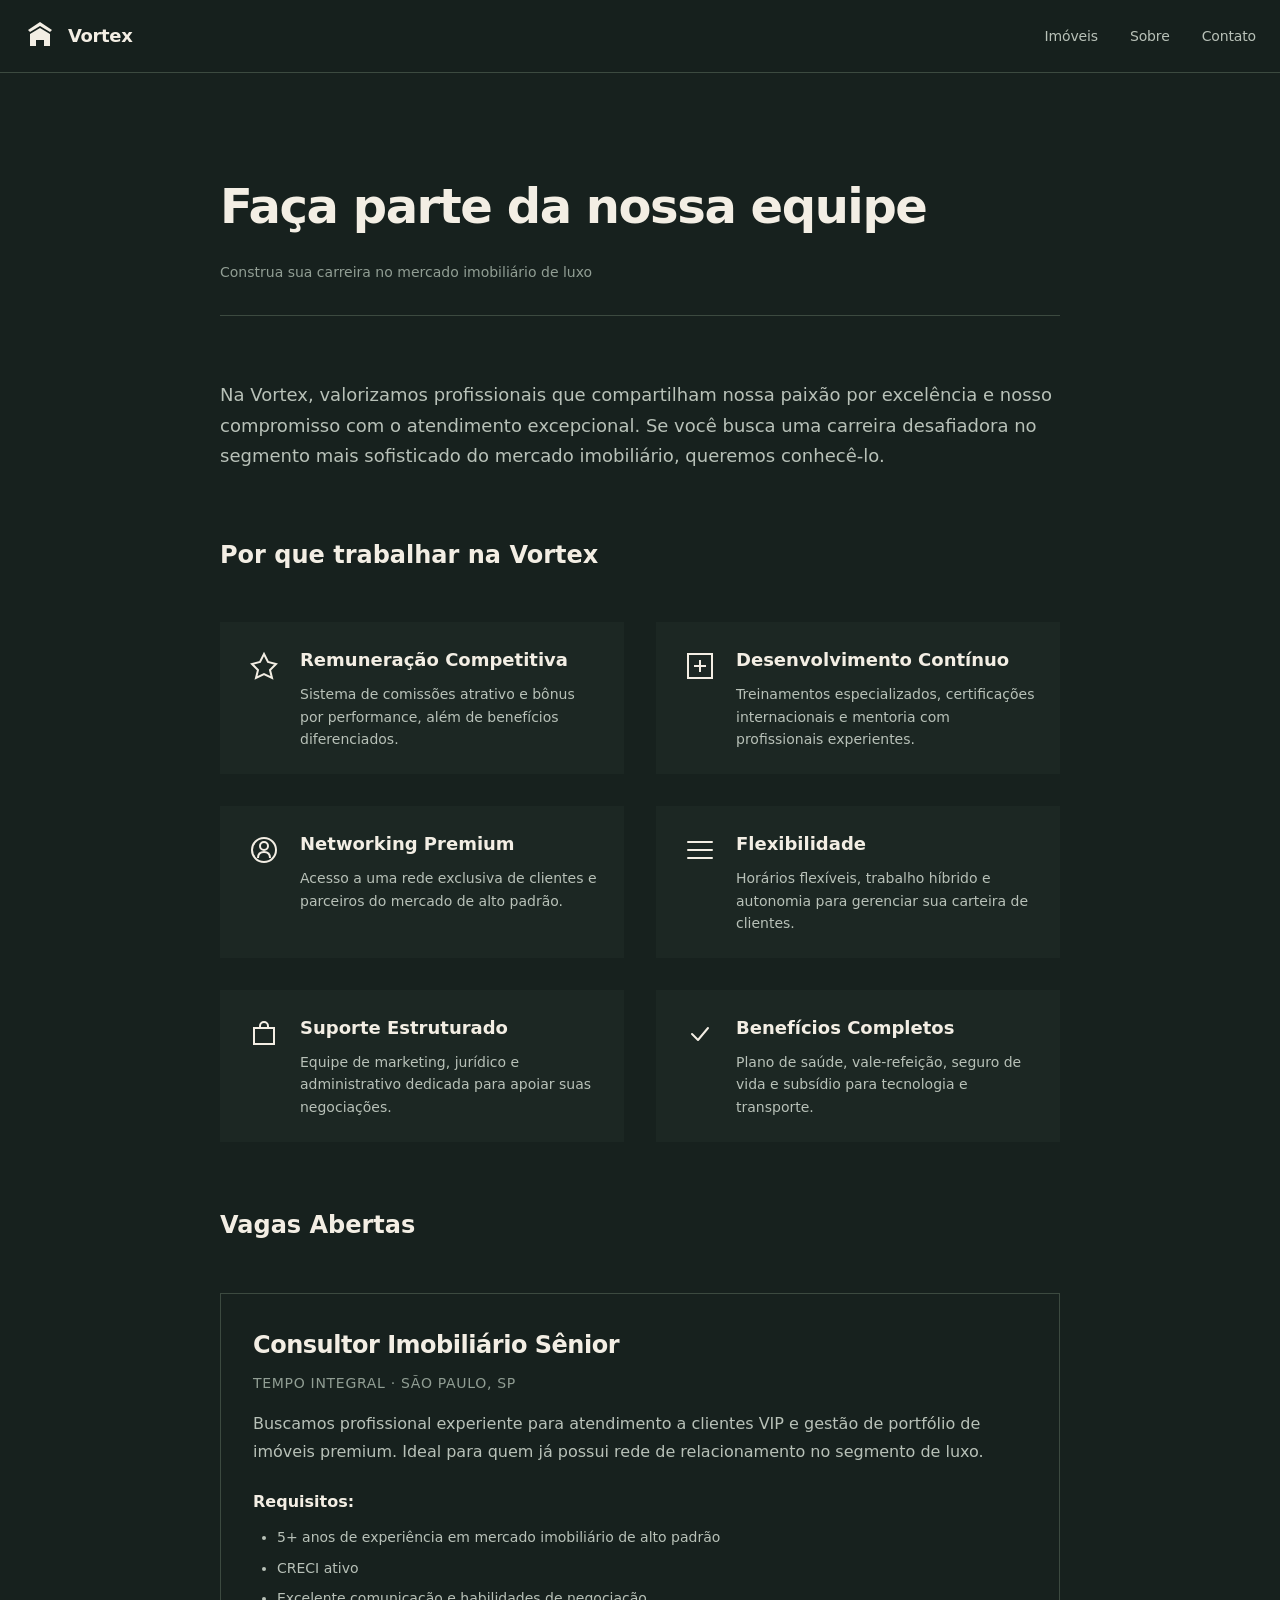
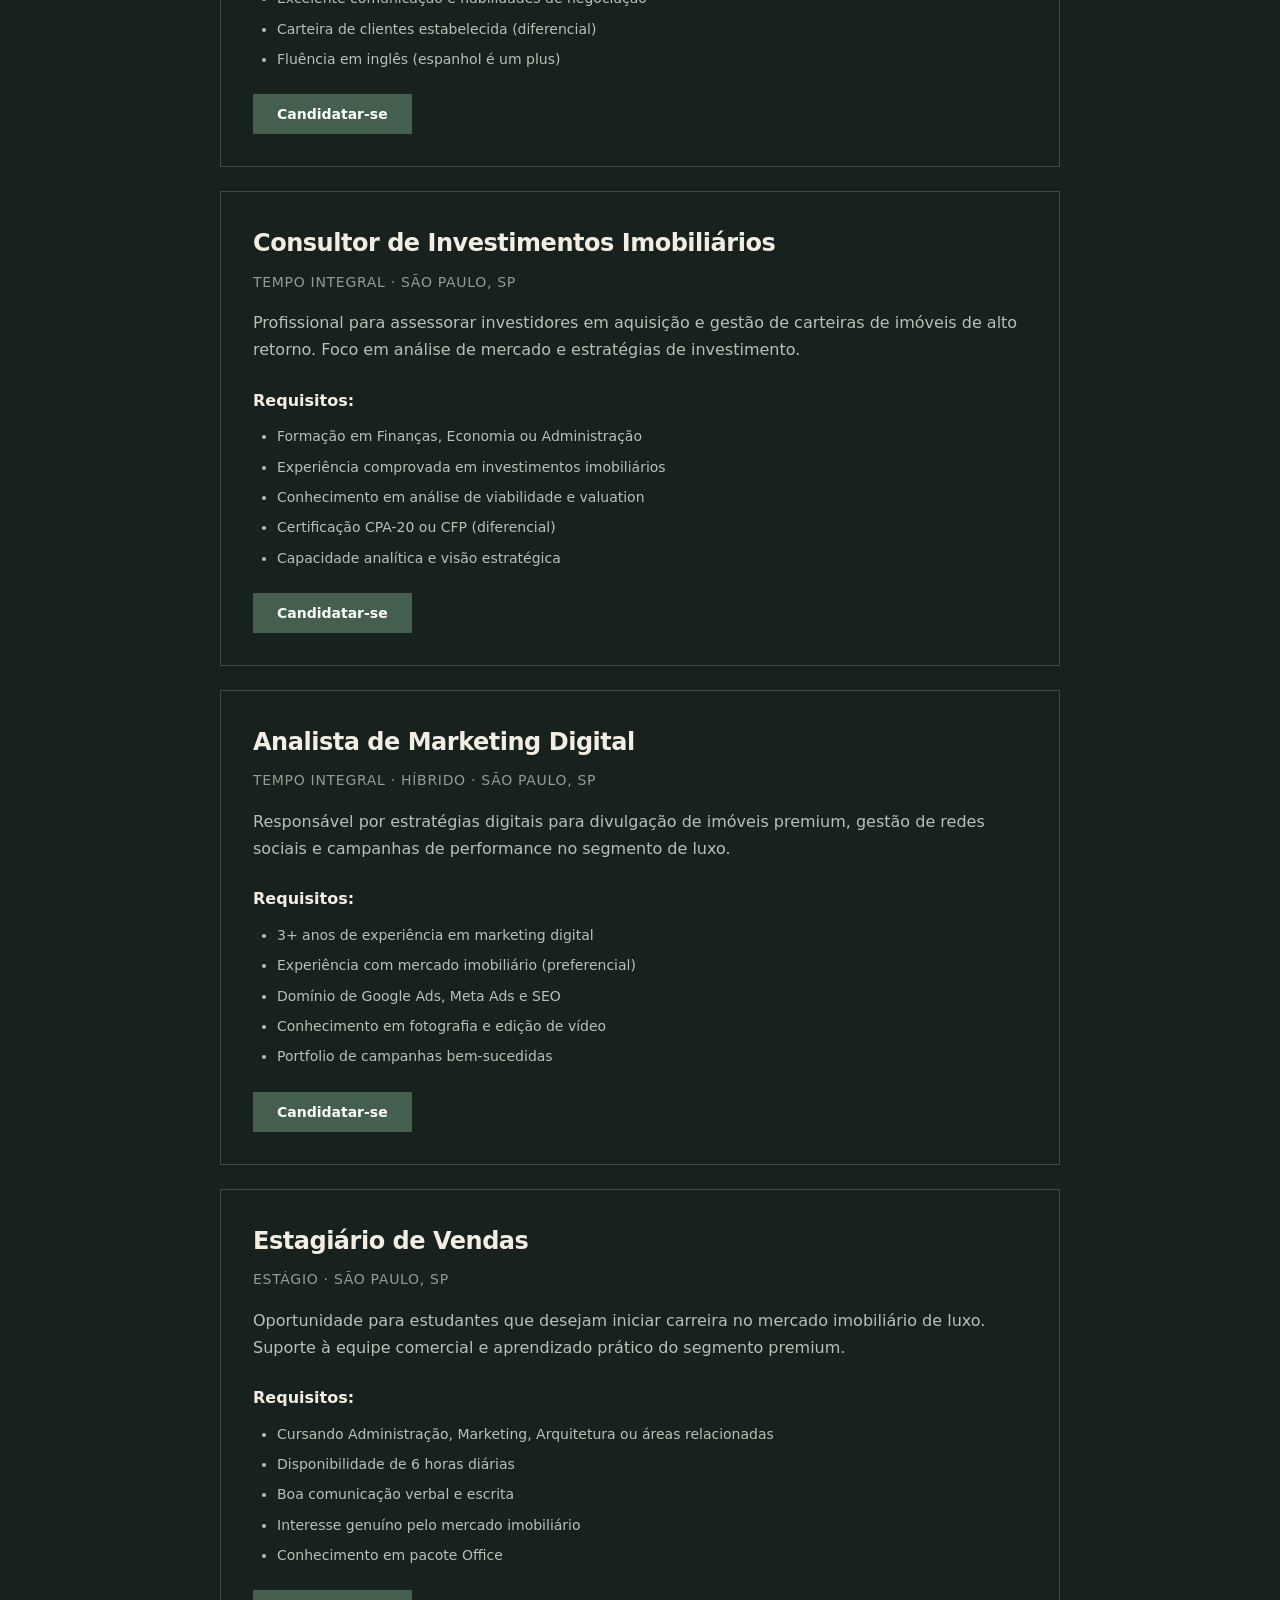
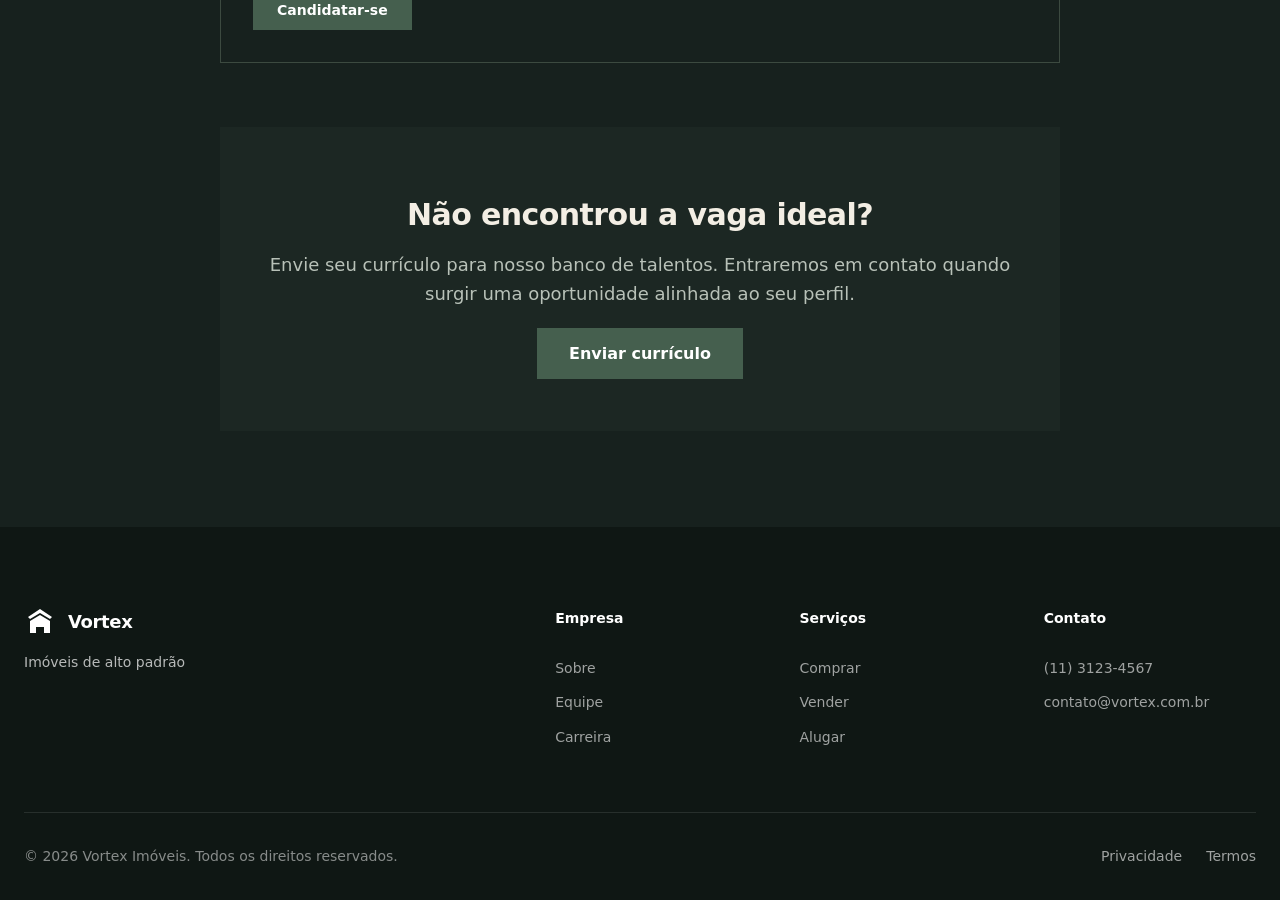
<file: frontend/careers.html>
<!DOCTYPE html>
<html lang="pt-BR">
<head>
    <meta charset="UTF-8">
    <meta name="viewport" content="width=device-width, initial-scale=1.0">
    <title>Carreiras — Vortex Imóveis</title>
    <link rel="stylesheet" href="styles.css">
    <link rel="shortcut icon" href="favicon.ico" type="image/x-icon">
</head>
<body>
    <!-- Header -->
    <header class="header">
        <div class="container">
            <div class="header-content">
                <a href="index.html" class="logo">
                    <svg width="32" height="32" viewBox="0 0 32 32" fill="none">
                        <path d="M16 2L4 10L6 12L16 6L26 12L28 10L16 2Z" fill="currentColor"/>
                        <path d="M6 14V26H12V20H20V26H26V14L16 8L6 14Z" fill="currentColor"/>
                    </svg>
                    <span>Vortex</span>
                </a>

                <nav class="nav">
                    <a href="index.html#imoveis" class="nav-link">Imóveis</a>
                    <a href="index.html#sobre" class="nav-link">Sobre</a>
                    <a href="index.html#contato" class="nav-link">Contato</a>
                </nav>

                <button class="menu-toggle" aria-label="Menu">
                    <span></span>
                    <span></span>
                    <span></span>
                </button>
            </div>
        </div>
    </header>

    <!-- Mobile Menu -->
    <div class="mobile-menu">
        <div class="mobile-menu-content">
            <a href="index.html#imoveis" class="mobile-nav-link">Imóveis</a>
            <a href="index.html#sobre" class="mobile-nav-link">Sobre</a>
            <a href="index.html#contato" class="mobile-nav-link">Contato</a>
        </div>
    </div>

    <!-- Careers Page -->
    <section class="legal-page">
        <div class="container">
            <div class="legal-content">
                <h1 class="legal-title">Faça parte da nossa equipe</h1>
                <p class="legal-meta">Construa sua carreira no mercado imobiliário de luxo</p>

                <div class="careers-intro">
                    <p>Na Vortex, valorizamos profissionais que compartilham nossa paixão por excelência e nosso compromisso com o atendimento excepcional. Se você busca uma carreira desafiadora no segmento mais sofisticado do mercado imobiliário, queremos conhecê-lo.</p>
                </div>

                <h2 class="legal-section">Por que trabalhar na Vortex</h2>

                <div class="careers-benefits">
                    <div class="benefit-item">
                        <div class="benefit-icon">
                            <svg width="32" height="32" viewBox="0 0 32 32" fill="none">
                                <path d="M16 4L20 12L28 14L22 20L24 28L16 24L8 28L10 20L4 14L12 12L16 4Z" stroke="currentColor" stroke-width="2"/>
                            </svg>
                        </div>
                        <div class="benefit-content">
                            <h3>Remuneração Competitiva</h3>
                            <p>Sistema de comissões atrativo e bônus por performance, além de benefícios diferenciados.</p>
                        </div>
                    </div>

                    <div class="benefit-item">
                        <div class="benefit-icon">
                            <svg width="32" height="32" viewBox="0 0 32 32" fill="none">
                                <rect x="4" y="4" width="24" height="24" stroke="currentColor" stroke-width="2"/>
                                <path d="M16 10V22M10 16H22" stroke="currentColor" stroke-width="2"/>
                            </svg>
                        </div>
                        <div class="benefit-content">
                            <h3>Desenvolvimento Contínuo</h3>
                            <p>Treinamentos especializados, certificações internacionais e mentoria com profissionais experientes.</p>
                        </div>
                    </div>

                    <div class="benefit-item">
                        <div class="benefit-icon">
                            <svg width="32" height="32" viewBox="0 0 32 32" fill="none">
                                <circle cx="16" cy="16" r="12" stroke="currentColor" stroke-width="2"/>
                                <circle cx="16" cy="12" r="4" stroke="currentColor" stroke-width="2"/>
                                <path d="M10 24C10 20 12 18 16 18C20 18 22 20 22 24" stroke="currentColor" stroke-width="2"/>
                            </svg>
                        </div>
                        <div class="benefit-content">
                            <h3>Networking Premium</h3>
                            <p>Acesso a uma rede exclusiva de clientes e parceiros do mercado de alto padrão.</p>
                        </div>
                    </div>

                    <div class="benefit-item">
                        <div class="benefit-icon">
                            <svg width="32" height="32" viewBox="0 0 32 32" fill="none">
                                <path d="M4 8H28M4 16H28M4 24H28" stroke="currentColor" stroke-width="2" stroke-linecap="round"/>
                            </svg>
                        </div>
                        <div class="benefit-content">
                            <h3>Flexibilidade</h3>
                            <p>Horários flexíveis, trabalho híbrido e autonomia para gerenciar sua carteira de clientes.</p>
                        </div>
                    </div>

                    <div class="benefit-item">
                        <div class="benefit-icon">
                            <svg width="32" height="32" viewBox="0 0 32 32" fill="none">
                                <rect x="6" y="10" width="20" height="16" stroke="currentColor" stroke-width="2"/>
                                <path d="M12 10V8C12 5.79 13.79 4 16 4C18.21 4 20 5.79 20 8V10" stroke="currentColor" stroke-width="2"/>
                            </svg>
                        </div>
                        <div class="benefit-content">
                            <h3>Suporte Estruturado</h3>
                            <p>Equipe de marketing, jurídico e administrativo dedicada para apoiar suas negociações.</p>
                        </div>
                    </div>

                    <div class="benefit-item">
                        <div class="benefit-icon">
                            <svg width="32" height="32" viewBox="0 0 32 32" fill="none">
                                <path d="M8 16L14 22L24 10" stroke="currentColor" stroke-width="2" stroke-linecap="round" stroke-linejoin="round"/>
                            </svg>
                        </div>
                        <div class="benefit-content">
                            <h3>Benefícios Completos</h3>
                            <p>Plano de saúde, vale-refeição, seguro de vida e subsídio para tecnologia e transporte.</p>
                        </div>
                    </div>
                </div>

                <div class="job-listings">
                    <h2 class="legal-section">Vagas Abertas</h2>

                    <!-- Job 1 -->
                    <div class="job-listing">
                        <div class="job-header">
                            <div>
                                <h3 class="job-title">Consultor Imobiliário Sênior</h3>
                                <p class="job-type">Tempo Integral · São Paulo, SP</p>
                            </div>
                        </div>
                        <p class="job-description">Buscamos profissional experiente para atendimento a clientes VIP e gestão de portfólio de imóveis premium. Ideal para quem já possui rede de relacionamento no segmento de luxo.</p>
                        <div class="job-requirements">
                            <h4>Requisitos:</h4>
                            <ul>
                                <li>5+ anos de experiência em mercado imobiliário de alto padrão</li>
                                <li>CRECI ativo</li>
                                <li>Excelente comunicação e habilidades de negociação</li>
                                <li>Carteira de clientes estabelecida (diferencial)</li>
                                <li>Fluência em inglês (espanhol é um plus)</li>
                            </ul>
                        </div>
                        <button class="job-apply">Candidatar-se</button>
                    </div>

                    <!-- Job 2 -->
                    <div class="job-listing">
                        <div class="job-header">
                            <div>
                                <h3 class="job-title">Consultor de Investimentos Imobiliários</h3>
                                <p class="job-type">Tempo Integral · São Paulo, SP</p>
                            </div>
                        </div>
                        <p class="job-description">Profissional para assessorar investidores em aquisição e gestão de carteiras de imóveis de alto retorno. Foco em análise de mercado e estratégias de investimento.</p>
                        <div class="job-requirements">
                            <h4>Requisitos:</h4>
                            <ul>
                                <li>Formação em Finanças, Economia ou Administração</li>
                                <li>Experiência comprovada em investimentos imobiliários</li>
                                <li>Conhecimento em análise de viabilidade e valuation</li>
                                <li>Certificação CPA-20 ou CFP (diferencial)</li>
                                <li>Capacidade analítica e visão estratégica</li>
                            </ul>
                        </div>
                        <button class="job-apply">Candidatar-se</button>
                    </div>

                    <!-- Job 3 -->
                    <div class="job-listing">
                        <div class="job-header">
                            <div>
                                <h3 class="job-title">Analista de Marketing Digital</h3>
                                <p class="job-type">Tempo Integral · Híbrido · São Paulo, SP</p>
                            </div>
                        </div>
                        <p class="job-description">Responsável por estratégias digitais para divulgação de imóveis premium, gestão de redes sociais e campanhas de performance no segmento de luxo.</p>
                        <div class="job-requirements">
                            <h4>Requisitos:</h4>
                            <ul>
                                <li>3+ anos de experiência em marketing digital</li>
                                <li>Experiência com mercado imobiliário (preferencial)</li>
                                <li>Domínio de Google Ads, Meta Ads e SEO</li>
                                <li>Conhecimento em fotografia e edição de vídeo</li>
                                <li>Portfolio de campanhas bem-sucedidas</li>
                            </ul>
                        </div>
                        <button class="job-apply">Candidatar-se</button>
                    </div>

                    <!-- Job 4 -->
                    <div class="job-listing">
                        <div class="job-header">
                            <div>
                                <h3 class="job-title">Estagiário de Vendas</h3>
                                <p class="job-type">Estágio · São Paulo, SP</p>
                            </div>
                        </div>
                        <p class="job-description">Oportunidade para estudantes que desejam iniciar carreira no mercado imobiliário de luxo. Suporte à equipe comercial e aprendizado prático do segmento premium.</p>
                        <div class="job-requirements">
                            <h4>Requisitos:</h4>
                            <ul>
                                <li>Cursando Administração, Marketing, Arquitetura ou áreas relacionadas</li>
                                <li>Disponibilidade de 6 horas diárias</li>
                                <li>Boa comunicação verbal e escrita</li>
                                <li>Interesse genuíno pelo mercado imobiliário</li>
                                <li>Conhecimento em pacote Office</li>
                            </ul>
                        </div>
                        <button class="job-apply">Candidatar-se</button>
                    </div>
                </div>

                <div class="team-cta">
                    <h2>Não encontrou a vaga ideal?</h2>
                    <p>Envie seu currículo para nosso banco de talentos. Entraremos em contato quando surgir uma oportunidade alinhada ao seu perfil.</p>
                    <a href="mailto:rh@vortex.com.br?subject=Candidatura Espontânea" class="error-button primary">Enviar currículo</a>
                </div>
            </div>
        </div>
    </section>

    <!-- Footer -->
    <footer class="footer">
        <div class="container">
            <div class="footer-content">
                <div class="footer-brand">
                    <div class="logo">
                        <svg width="32" height="32" viewBox="0 0 32 32" fill="none">
                            <path d="M16 2L4 10L6 12L16 6L26 12L28 10L16 2Z" fill="currentColor"/>
                            <path d="M6 14V26H12V20H20V26H26V14L16 8L6 14Z" fill="currentColor"/>
                        </svg>
                        <span>Vortex</span>
                    </div>
                    <p class="footer-tagline">Imóveis de alto padrão</p>
                </div>

                <div class="footer-links">
                    <div class="footer-column">
                        <h4 class="footer-heading">Empresa</h4>
                        <a href="index.html#sobre" class="footer-link">Sobre</a>
                        <a href="team.html" class="footer-link">Equipe</a>
                        <a href="careers.html" class="footer-link">Carreira</a>
                    </div>

                    <div class="footer-column">
                        <h4 class="footer-heading">Serviços</h4>
                        <a href="index.html#contato" class="footer-link">Comprar</a>
                        <a href="index.html#contato" class="footer-link">Vender</a>
                        <a href="index.html#contato" class="footer-link">Alugar</a>
                    </div>

                    <div class="footer-column">
                        <h4 class="footer-heading">Contato</h4>
                        <a href="tel:+551131234567" class="footer-link">(11) 3123-4567</a>
                        <a href="mailto:contato@vortex.com.br" class="footer-link">contato@vortex.com.br</a>
                    </div>
                </div>
            </div>

            <div class="footer-bottom">
                <p>© 2026 Vortex Imóveis. Todos os direitos reservados.</p>
                <div class="footer-legal">
                    <a href="privacy.html" class="footer-link">Privacidade</a>
                    <a href="terms.html" class="footer-link">Termos</a>
                </div>
            </div>
        </div>
    </footer>

    <script src="script.js"></script>
</body>
</html>
</file>
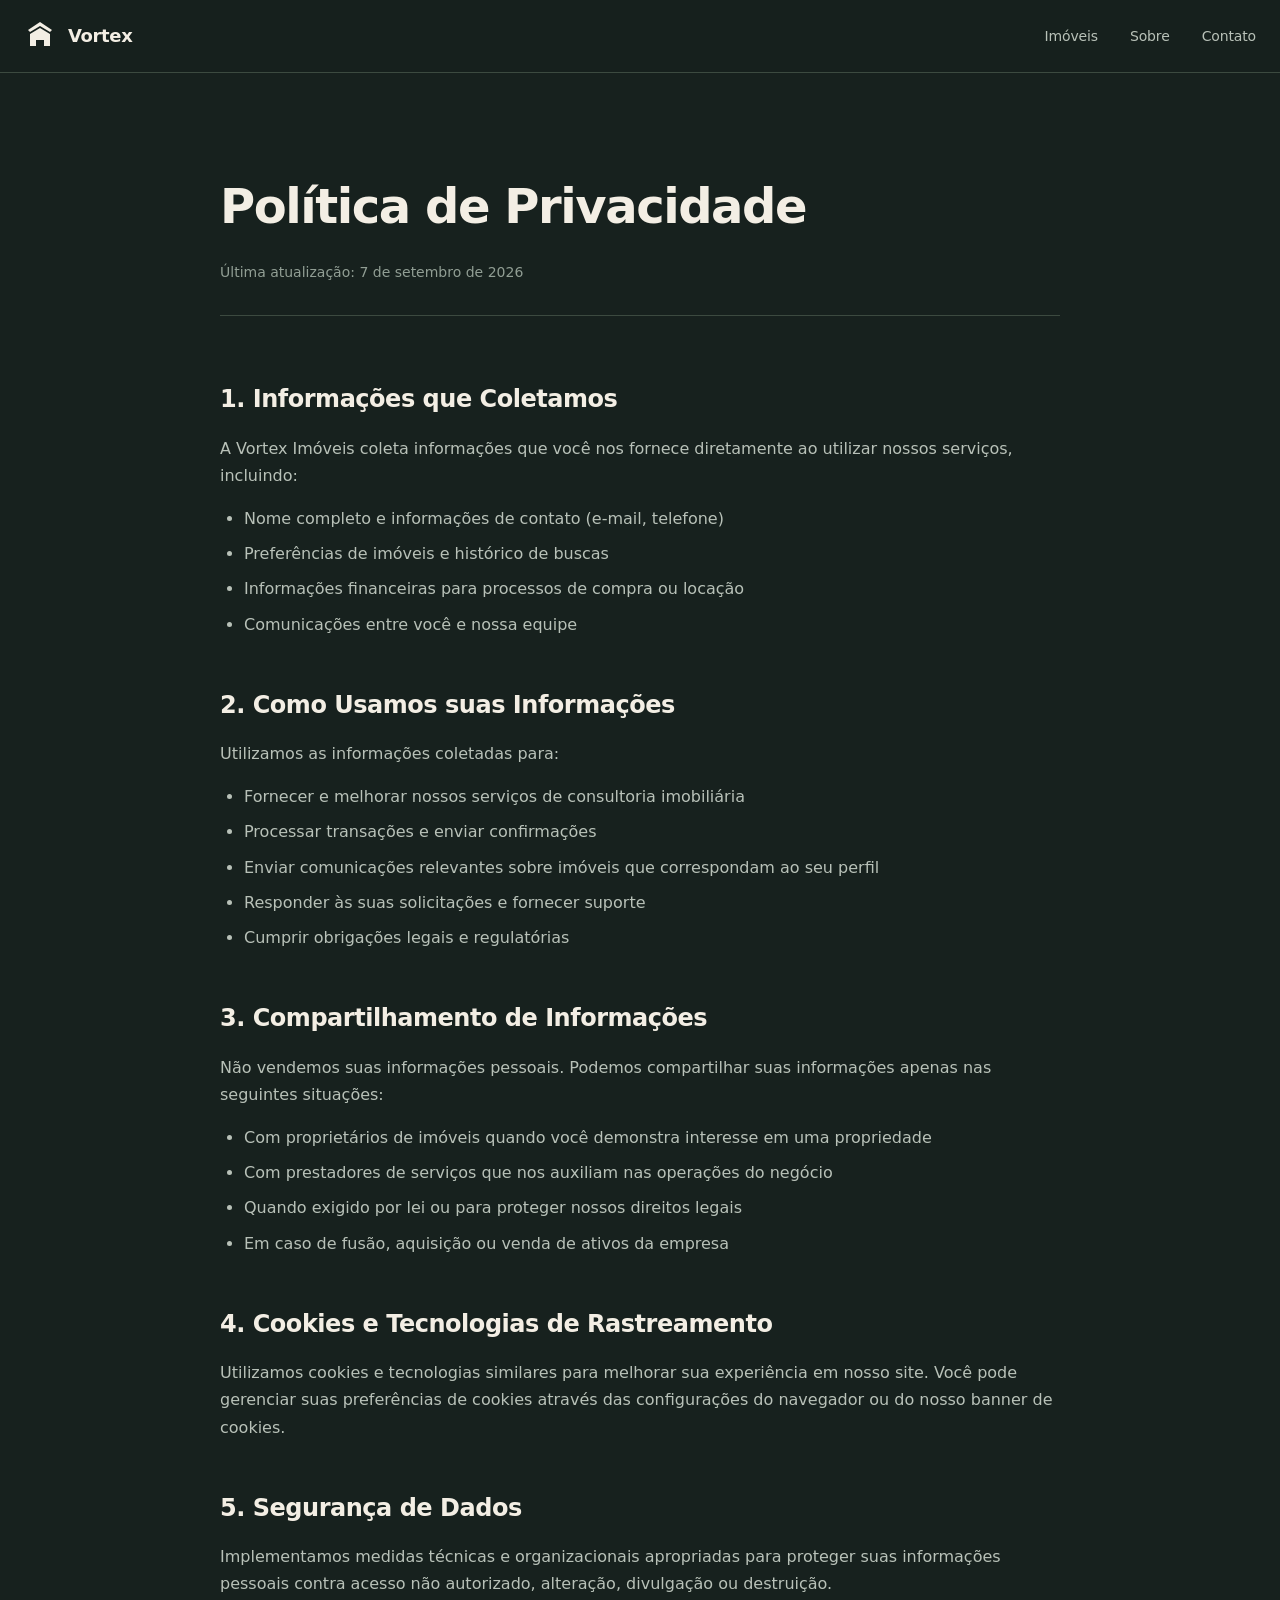
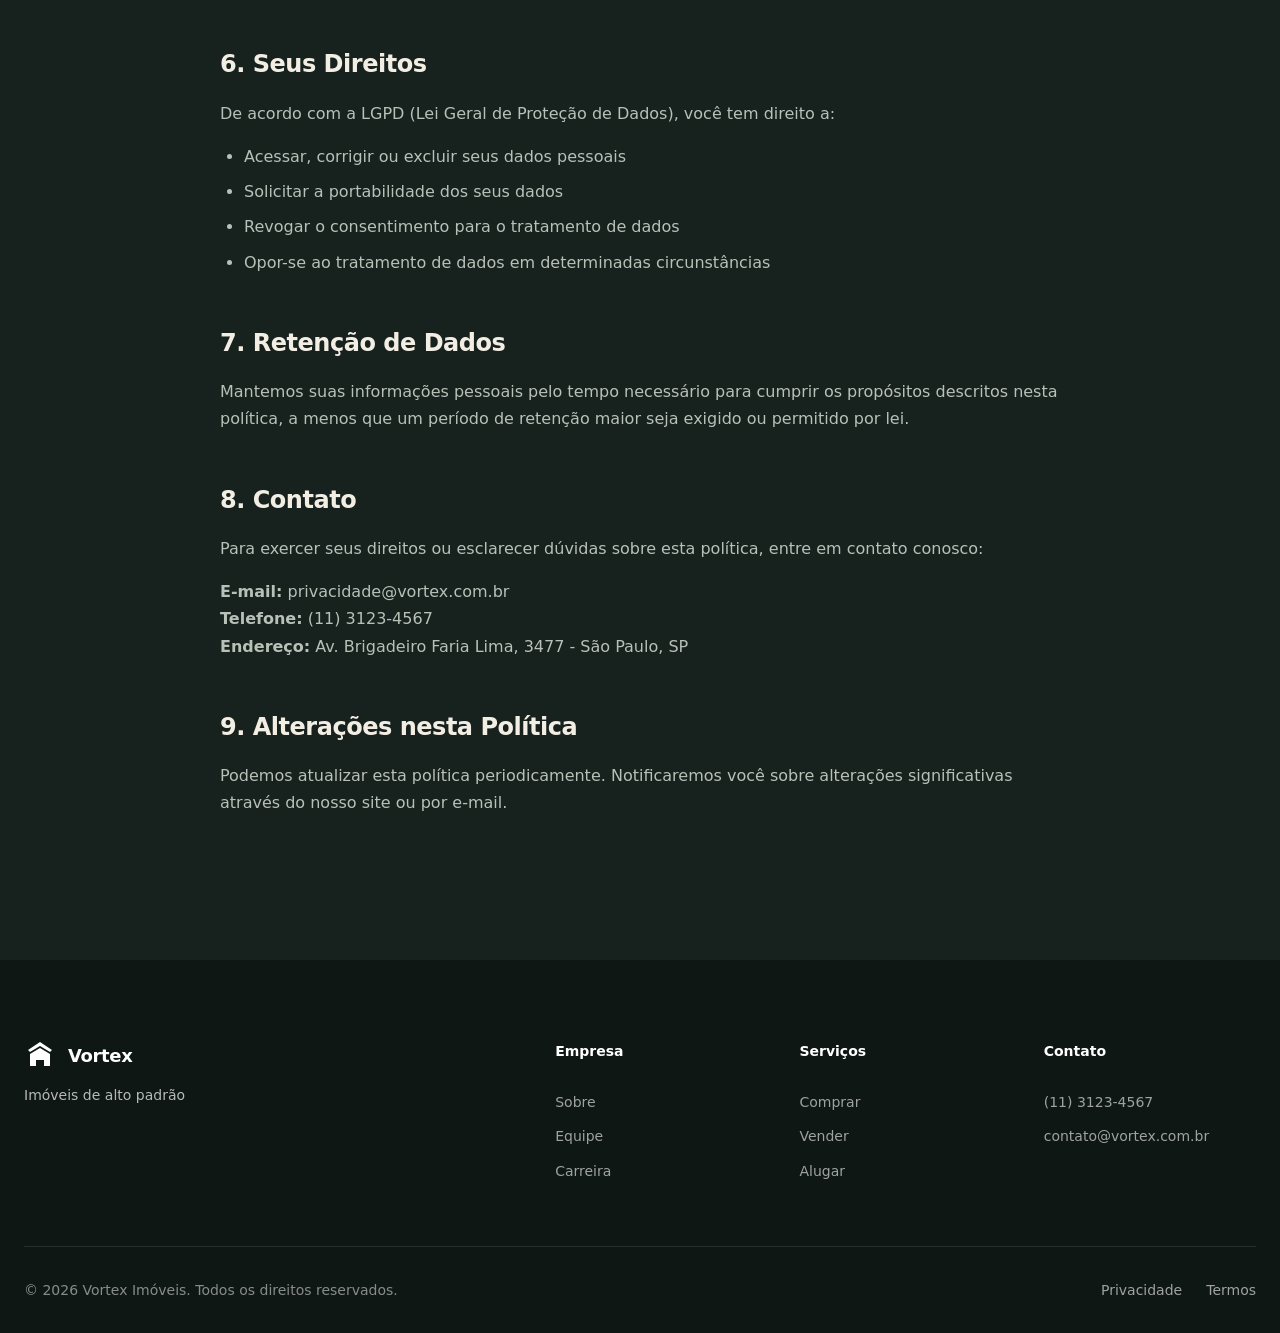
<file: frontend/privacy.html>
<!DOCTYPE html>
<html lang="pt-BR">
<head>
    <meta charset="UTF-8">
    <meta name="viewport" content="width=device-width, initial-scale=1.0">
    <title>Política de Privacidade — Vortex Imóveis</title>
    <link rel="stylesheet" href="styles.css">
    <link rel="shortcut icon" href="favicon.ico" type="image/x-icon">
</head>
<body>
    <!-- Header -->
    <header class="header">
        <div class="container">
            <div class="header-content">
                <a href="/" class="logo">
                    <svg width="32" height="32" viewBox="0 0 32 32" fill="none">
                        <path d="M16 2L4 10L6 12L16 6L26 12L28 10L16 2Z" fill="currentColor"/>
                        <path d="M6 14V26H12V20H20V26H26V14L16 8L6 14Z" fill="currentColor"/>
                    </svg>
                    <span>Vortex</span>
                </a>

                <nav class="nav">
                    <a href="index.html#imoveis" class="nav-link">Imóveis</a>
                    <a href="index.html#sobre" class="nav-link">Sobre</a>
                    <a href="index.html#contato" class="nav-link">Contato</a>
                </nav>

                <button class="menu-toggle" aria-label="Menu">
                    <span></span>
                    <span></span>
                    <span></span>
                </button>
            </div>
        </div>
    </header>

    <!-- Mobile Menu -->
    <div class="mobile-menu">
        <div class="mobile-menu-content">
            <a href="index.html#imoveis" class="mobile-nav-link">Imóveis</a>
            <a href="index.html#sobre" class="mobile-nav-link">Sobre</a>
            <a href="index.html#contato" class="mobile-nav-link">Contato</a>
        </div>
    </div>

    <!-- Legal Content -->
    <section class="legal-page">
        <div class="container">
            <div class="legal-content">
                <h1 class="legal-title">Política de Privacidade</h1>
                <p class="legal-meta">Última atualização: 7 de setembro de 2026</p>

                <div class="legal-section">
                    <h2>1. Informações que Coletamos</h2>
                    <p>A Vortex Imóveis coleta informações que você nos fornece diretamente ao utilizar nossos serviços, incluindo:</p>
                    <ul>
                        <li>Nome completo e informações de contato (e-mail, telefone)</li>
                        <li>Preferências de imóveis e histórico de buscas</li>
                        <li>Informações financeiras para processos de compra ou locação</li>
                        <li>Comunicações entre você e nossa equipe</li>
                    </ul>
                </div>

                <div class="legal-section">
                    <h2>2. Como Usamos suas Informações</h2>
                    <p>Utilizamos as informações coletadas para:</p>
                    <ul>
                        <li>Fornecer e melhorar nossos serviços de consultoria imobiliária</li>
                        <li>Processar transações e enviar confirmações</li>
                        <li>Enviar comunicações relevantes sobre imóveis que correspondam ao seu perfil</li>
                        <li>Responder às suas solicitações e fornecer suporte</li>
                        <li>Cumprir obrigações legais e regulatórias</li>
                    </ul>
                </div>

                <div class="legal-section">
                    <h2>3. Compartilhamento de Informações</h2>
                    <p>Não vendemos suas informações pessoais. Podemos compartilhar suas informações apenas nas seguintes situações:</p>
                    <ul>
                        <li>Com proprietários de imóveis quando você demonstra interesse em uma propriedade</li>
                        <li>Com prestadores de serviços que nos auxiliam nas operações do negócio</li>
                        <li>Quando exigido por lei ou para proteger nossos direitos legais</li>
                        <li>Em caso de fusão, aquisição ou venda de ativos da empresa</li>
                    </ul>
                </div>

                <div class="legal-section">
                    <h2>4. Cookies e Tecnologias de Rastreamento</h2>
                    <p>Utilizamos cookies e tecnologias similares para melhorar sua experiência em nosso site. Você pode gerenciar suas preferências de cookies através das configurações do navegador ou do nosso banner de cookies.</p>
                </div>

                <div class="legal-section">
                    <h2>5. Segurança de Dados</h2>
                    <p>Implementamos medidas técnicas e organizacionais apropriadas para proteger suas informações pessoais contra acesso não autorizado, alteração, divulgação ou destruição.</p>
                </div>

                <div class="legal-section">
                    <h2>6. Seus Direitos</h2>
                    <p>De acordo com a LGPD (Lei Geral de Proteção de Dados), você tem direito a:</p>
                    <ul>
                        <li>Acessar, corrigir ou excluir seus dados pessoais</li>
                        <li>Solicitar a portabilidade dos seus dados</li>
                        <li>Revogar o consentimento para o tratamento de dados</li>
                        <li>Opor-se ao tratamento de dados em determinadas circunstâncias</li>
                    </ul>
                </div>

                <div class="legal-section">
                    <h2>7. Retenção de Dados</h2>
                    <p>Mantemos suas informações pessoais pelo tempo necessário para cumprir os propósitos descritos nesta política, a menos que um período de retenção maior seja exigido ou permitido por lei.</p>
                </div>

                <div class="legal-section">
                    <h2>8. Contato</h2>
                    <p>Para exercer seus direitos ou esclarecer dúvidas sobre esta política, entre em contato conosco:</p>
                    <p>
                        <strong>E-mail:</strong> privacidade@vortex.com.br<br>
                        <strong>Telefone:</strong> (11) 3123-4567<br>
                        <strong>Endereço:</strong> Av. Brigadeiro Faria Lima, 3477 - São Paulo, SP
                    </p>
                </div>

                <div class="legal-section">
                    <h2>9. Alterações nesta Política</h2>
                    <p>Podemos atualizar esta política periodicamente. Notificaremos você sobre alterações significativas através do nosso site ou por e-mail.</p>
                </div>
            </div>
        </div>
    </section>

    <!-- Footer -->
    <footer class="footer">
        <div class="container">
            <div class="footer-content">
                <div class="footer-brand">
                    <div class="logo">
                        <svg width="32" height="32" viewBox="0 0 32 32" fill="none">
                            <path d="M16 2L4 10L6 12L16 6L26 12L28 10L16 2Z" fill="currentColor"/>
                            <path d="M6 14V26H12V20H20V26H26V14L16 8L6 14Z" fill="currentColor"/>
                        </svg>
                        <span>Vortex</span>
                    </div>
                    <p class="footer-tagline">Imóveis de alto padrão</p>
                </div>

                <div class="footer-links">
                    <div class="footer-column">
                        <h4 class="footer-heading">Empresa</h4>
                        <a href="index.html#sobre" class="footer-link">Sobre</a>
                        <a href="#" class="footer-link">Equipe</a>
                        <a href="#" class="footer-link">Carreira</a>
                    </div>

                    <div class="footer-column">
                        <h4 class="footer-heading">Serviços</h4>
                        <a href="#" class="footer-link">Comprar</a>
                        <a href="#" class="footer-link">Vender</a>
                        <a href="#" class="footer-link">Alugar</a>
                    </div>

                    <div class="footer-column">
                        <h4 class="footer-heading">Contato</h4>
                        <a href="tel:+551131234567" class="footer-link">(11) 3123-4567</a>
                        <a href="mailto:contato@vortex.com.br" class="footer-link">contato@vortex.com.br</a>
                    </div>
                </div>
            </div>

            <div class="footer-bottom">
                <p>© 2026 Vortex Imóveis. Todos os direitos reservados.</p>
                <div class="footer-legal">
                    <a href="privacy.html" class="footer-link">Privacidade</a>
                    <a href="terms.html" class="footer-link">Termos</a>
                </div>
            </div>
        </div>
    </footer>

    <script src="script.js"></script>
</body>
</html>
</file>
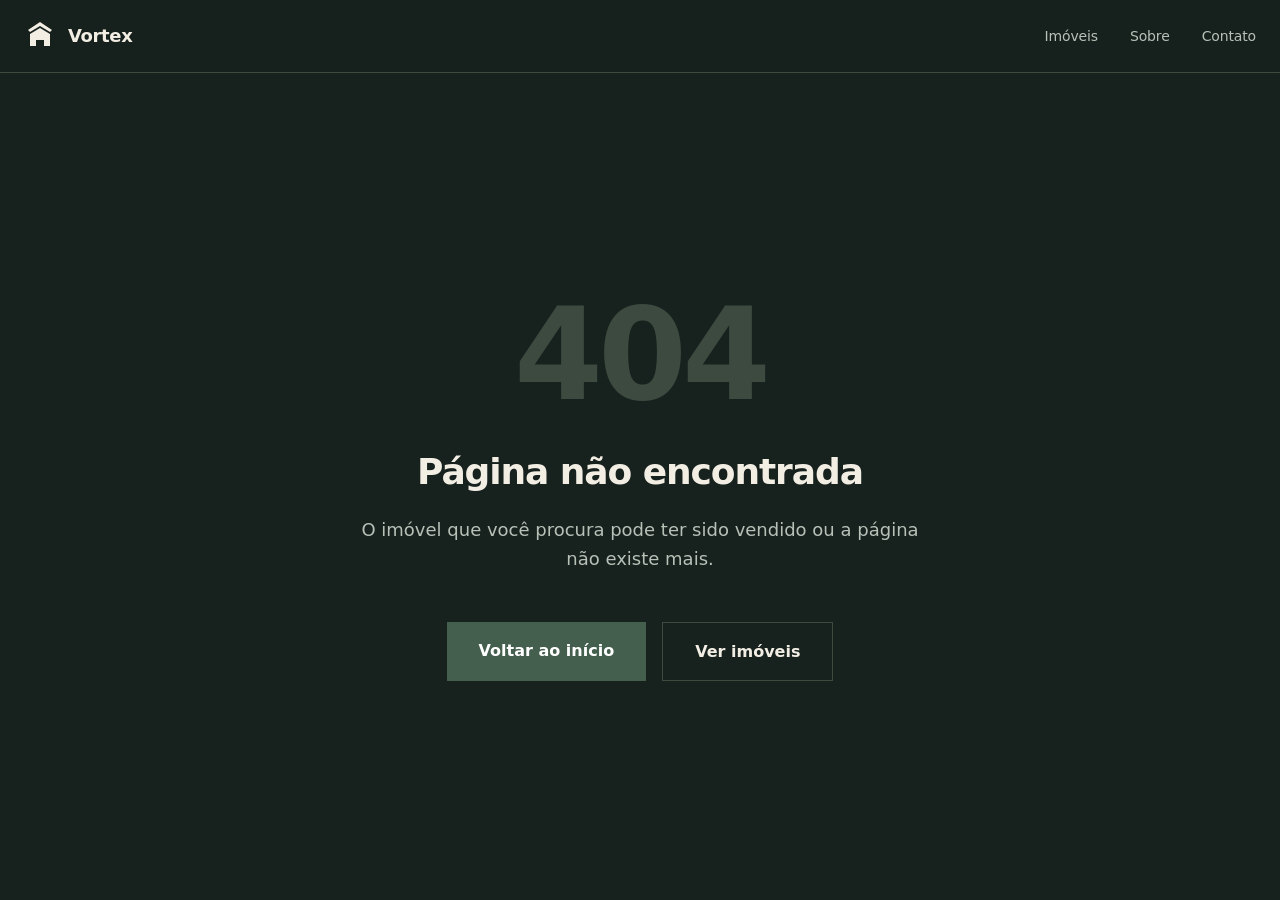
<file: frontend/property.html>
<!DOCTYPE html>
<html lang="pt-BR">
<head>
    <meta charset="UTF-8">
    <meta name="viewport" content="width=device-width, initial-scale=1.0">
    <title>Detalhes do Imóvel — Vortex Imóveis</title>
    <link rel="stylesheet" href="styles.css">
    <link rel="shortcut icon" href="favicon.ico" type="image/x-icon">
</head>
<body>
    <!-- Header -->
    <header class="header">
        <div class="container">
            <div class="header-content">
                <a href="/" class="logo">
                    <svg width="32" height="32" viewBox="0 0 32 32" fill="none">
                        <path d="M16 2L4 10L6 12L16 6L26 12L28 10L16 2Z" fill="currentColor"/>
                        <path d="M6 14V26H12V20H20V26H26V14L16 8L6 14Z" fill="currentColor"/>
                    </svg>
                    <span>Vortex</span>
                </a>

                <nav class="nav">
                    <a href="index.html#imoveis" class="nav-link">Imóveis</a>
                    <a href="index.html#sobre" class="nav-link">Sobre</a>
                    <a href="index.html#contato" class="nav-link">Contato</a>
                </nav>

                <button class="menu-toggle" aria-label="Menu">
                    <span></span>
                    <span></span>
                    <span></span>
                </button>
            </div>
        </div>
    </header>

    <!-- Mobile Menu -->
    <div class="mobile-menu">
        <div class="mobile-menu-content">
            <a href="index.html#imoveis" class="mobile-nav-link">Imóveis</a>
            <a href="index.html#sobre" class="mobile-nav-link">Sobre</a>
            <a href="index.html#contato" class="mobile-nav-link">Contato</a>
        </div>
    </div>

    <!-- Property Detail -->
    <section class="property-detail">
        <div class="container">
            <!-- Back Button -->
            <a href="index.html#imoveis" class="back-button">
                <svg width="20" height="20" viewBox="0 0 20 20" fill="none">
                    <path d="M12 4L6 10L12 16" stroke="currentColor" stroke-width="2" stroke-linecap="round" stroke-linejoin="round"/>
                </svg>
                Voltar aos imóveis
            </a>

            <!-- Property Header -->
            <div class="property-detail-header">
                <div>
                    <h1 class="property-detail-title" id="propertyTitle">Carregando...</h1>
                    <p class="property-detail-location" id="propertyLocation">—</p>
                </div>
                <div class="property-detail-price" id="propertyPrice">—</div>
            </div>

            <!-- Property Gallery -->
            <div class="property-gallery">
                <div class="property-gallery-main">
                    <img id="mainImage" src="" alt="Imóvel principal">
                </div>
                <div class="property-gallery-thumbs" id="galleryThumbs">
                    <!-- Thumbnails will be injected by JavaScript -->
                </div>
            </div>

            <!-- Property Content Grid -->
            <div class="property-detail-grid">
                <!-- Main Content -->
                <div class="property-detail-main">
                    <!-- Overview -->
                    <div class="detail-section">
                        <h2 class="detail-section-title">Visão geral</h2>
                        <div class="property-specs">
                            <div class="property-spec">
                                <svg width="24" height="24" viewBox="0 0 24 24" fill="none">
                                    <rect x="3" y="3" width="18" height="18" stroke="currentColor" stroke-width="2"/>
                                    <path d="M3 9H21M9 21V9" stroke="currentColor" stroke-width="2"/>
                                </svg>
                                <div>
                                    <div class="property-spec-label">Área total</div>
                                    <div class="property-spec-value" id="specArea">—</div>
                                </div>
                            </div>
                            <div class="property-spec">
                                <svg width="24" height="24" viewBox="0 0 24 24" fill="none">
                                    <rect x="3" y="3" width="7" height="7" stroke="currentColor" stroke-width="2"/>
                                    <rect x="14" y="3" width="7" height="7" stroke="currentColor" stroke-width="2"/>
                                    <rect x="3" y="14" width="7" height="7" stroke="currentColor" stroke-width="2"/>
                                    <rect x="14" y="14" width="7" height="7" stroke="currentColor" stroke-width="2"/>
                                </svg>
                                <div>
                                    <div class="property-spec-label">Quartos</div>
                                    <div class="property-spec-value" id="specRooms">—</div>
                                </div>
                            </div>
                            <div class="property-spec">
                                <svg width="24" height="24" viewBox="0 0 24 24" fill="none">
                                    <rect x="3" y="3" width="18" height="18" stroke="currentColor" stroke-width="2"/>
                                    <circle cx="12" cy="12" r="3" stroke="currentColor" stroke-width="2"/>
                                </svg>
                                <div>
                                    <div class="property-spec-label">Banheiros</div>
                                    <div class="property-spec-value" id="specBaths">—</div>
                                </div>
                            </div>
                            <div class="property-spec">
                                <svg width="24" height="24" viewBox="0 0 24 24" fill="none">
                                    <path d="M3 17L8 12L3 7M9 17H21M9 7H21" stroke="currentColor" stroke-width="2" stroke-linecap="round"/>
                                </svg>
                                <div>
                                    <div class="property-spec-label">Vagas</div>
                                    <div class="property-spec-value" id="specGarage">—</div>
                                </div>
                            </div>
                        </div>
                    </div>

                    <!-- Description -->
                    <div class="detail-section">
                        <h2 class="detail-section-title">Sobre o imóvel</h2>
                        <div class="detail-text" id="propertyDescription">
                            <p>Carregando descrição...</p>
                        </div>
                    </div>

                    <!-- Features -->
                    <div class="detail-section">
                        <h2 class="detail-section-title">Características</h2>
                        <div class="features-grid" id="featuresList">
                            <!-- Features will be injected by JavaScript -->
                        </div>
                    </div>

                    <!-- Location -->
                    <div class="detail-section">
                        <h2 class="detail-section-title">Localização</h2>
                        <div class="location-info" id="locationInfo">
                            <p>Carregando informações de localização...</p>
                        </div>
                    </div>
                </div>

                <!-- Sidebar -->
                <div class="property-detail-sidebar">
                    <!-- Contact Card -->
                    <div class="contact-card">
                        <h3 class="contact-card-title">Interessado neste imóvel?</h3>
                        <p class="contact-card-text">Entre em contato com nossa equipe para agendar uma visita.</p>

                        <form class="contact-card-form">
                            <input type="text" placeholder="Nome" class="contact-card-input" required>
                            <input type="email" placeholder="E-mail" class="contact-card-input" required>
                            <input type="tel" placeholder="Telefone" class="contact-card-input" required>
                            <textarea placeholder="Mensagem (opcional)" class="contact-card-input contact-card-textarea" rows="3"></textarea>
                            <button type="submit" class="contact-card-button">Enviar mensagem</button>
                        </form>

                        <div class="contact-card-divider"></div>

                        <div class="contact-card-direct">
                            <p class="contact-card-label">Ou ligue diretamente:</p>
                            <a href="tel:+551131234567" class="contact-card-phone">(11) 3123-4567</a>
                        </div>
                    </div>

                    <!-- Property Info -->
                    <div class="property-info-card">
                        <h4 class="property-info-title">Informações do imóvel</h4>
                        <div class="property-info-list">
                            <div class="property-info-item">
                                <span class="property-info-label">Código</span>
                                <span class="property-info-value" id="propertyCode">—</span>
                            </div>
                            <div class="property-info-item">
                                <span class="property-info-label">Tipo</span>
                                <span class="property-info-value" id="propertyType">—</span>
                            </div>
                            <div class="property-info-item">
                                <span class="property-info-label">Status</span>
                                <span class="property-info-value" id="propertyStatus">—</span>
                            </div>
                            <div class="property-info-item">
                                <span class="property-info-label">IPTU/ano</span>
                                <span class="property-info-value" id="propertyTax">—</span>
                            </div>
                            <div class="property-info-item">
                                <span class="property-info-label">Condomínio</span>
                                <span class="property-info-value" id="propertyCondo">—</span>
                            </div>
                        </div>
                    </div>
                </div>
            </div>
        </div>
    </section>

    <!-- Footer -->
    <footer class="footer">
        <div class="container">
            <div class="footer-content">
                <div class="footer-brand">
                    <div class="logo">
                        <svg width="32" height="32" viewBox="0 0 32 32" fill="none">
                            <path d="M16 2L4 10L6 12L16 6L26 12L28 10L16 2Z" fill="currentColor"/>
                            <path d="M6 14V26H12V20H20V26H26V14L16 8L6 14Z" fill="currentColor"/>
                        </svg>
                        <span>Vortex</span>
                    </div>
                    <p class="footer-tagline">Imóveis de alto padrão</p>
                </div>

                <div class="footer-links">
                    <div class="footer-column">
                        <h4 class="footer-heading">Empresa</h4>
                        <a href="index.html#sobre" class="footer-link">Sobre</a>
                        <a href="#" class="footer-link">Equipe</a>
                        <a href="#" class="footer-link">Carreira</a>
                    </div>

                    <div class="footer-column">
                        <h4 class="footer-heading">Serviços</h4>
                        <a href="#" class="footer-link">Comprar</a>
                        <a href="#" class="footer-link">Vender</a>
                        <a href="#" class="footer-link">Alugar</a>
                    </div>

                    <div class="footer-column">
                        <h4 class="footer-heading">Contato</h4>
                        <a href="tel:+551131234567" class="footer-link">(11) 3123-4567</a>
                        <a href="mailto:contato@vortex.com.br" class="footer-link">contato@vortex.com.br</a>
                    </div>
                </div>
            </div>

            <div class="footer-bottom">
                <p>© 2026 Vortex Imóveis. Todos os direitos reservados.</p>
                <div class="footer-legal">
                    <a href="privacy.html" class="footer-link">Privacidade</a>
                    <a href="terms.html" class="footer-link">Termos</a>
                </div>
            </div>
        </div>
    </footer>

    <script src="property-data.js"></script>
    <script src="property-detail.js"></script>
    <script src="script.js"></script>
</body>
</html>
</file>
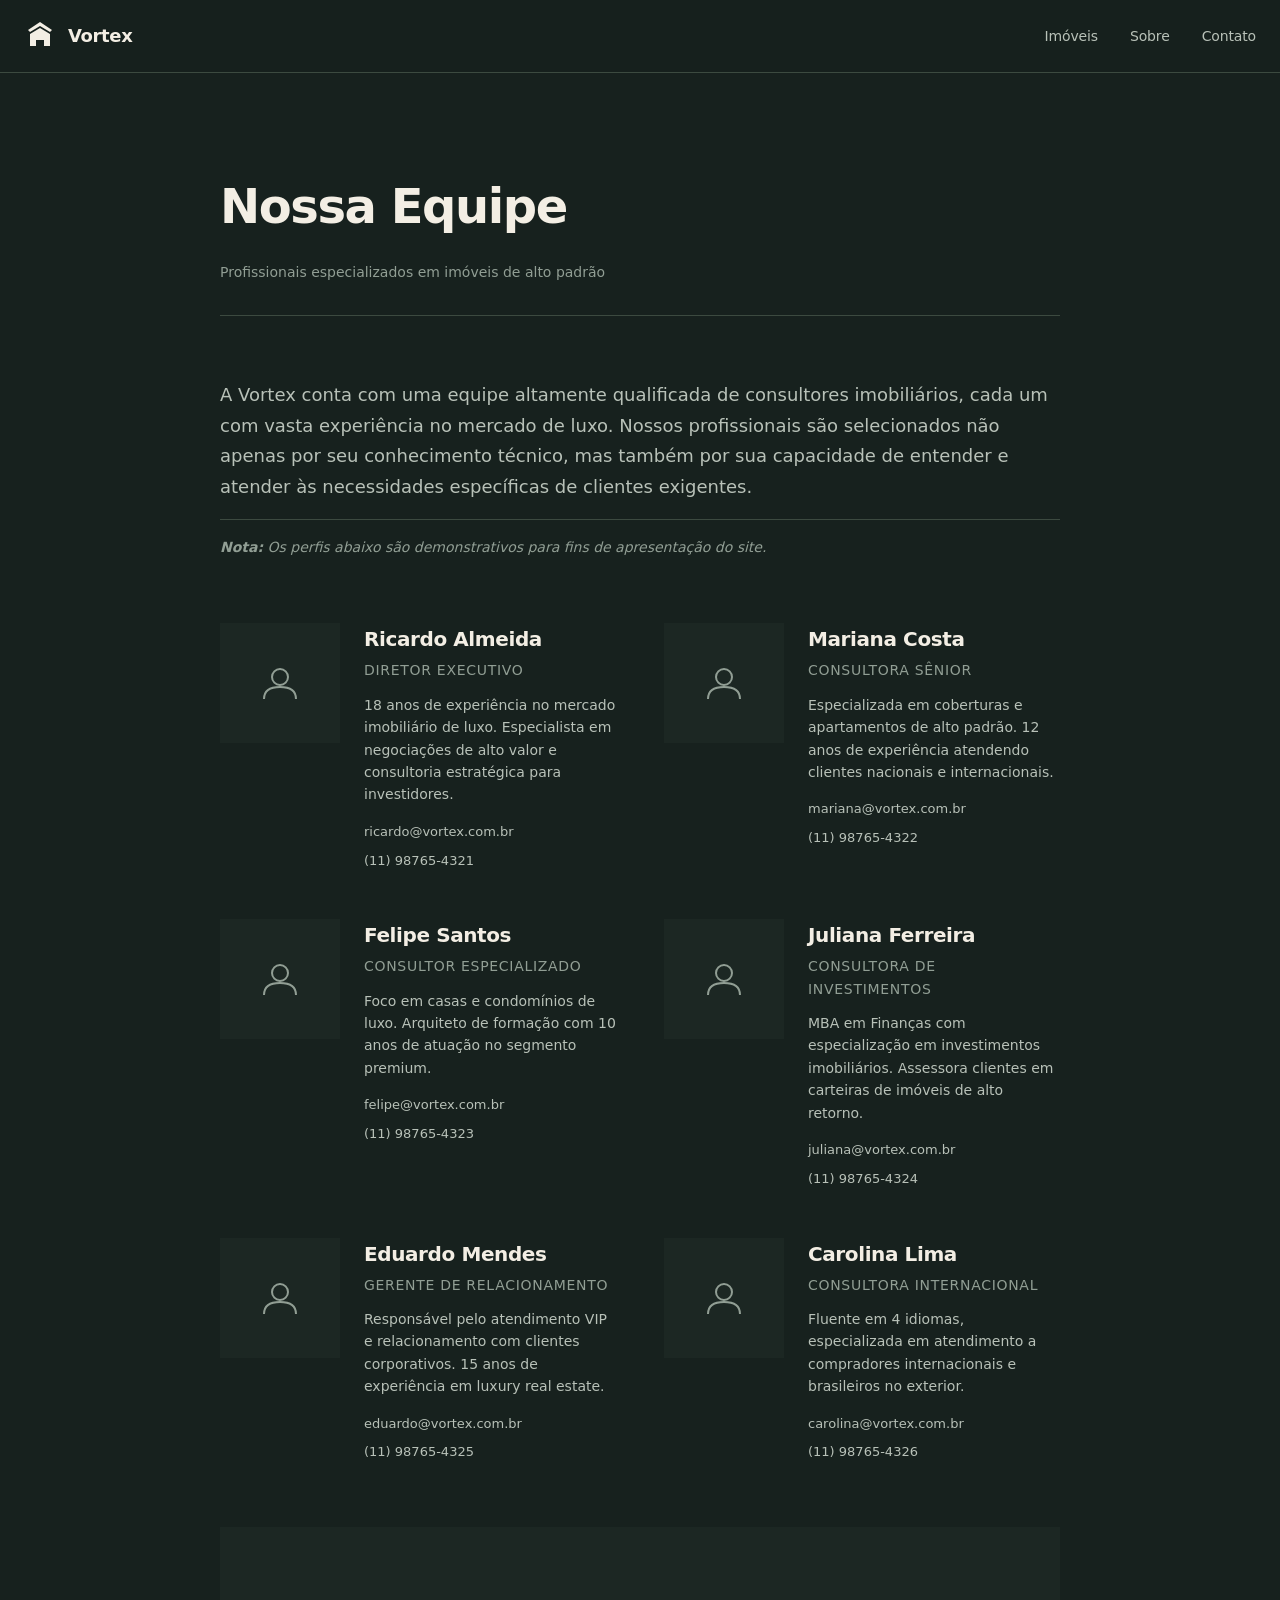
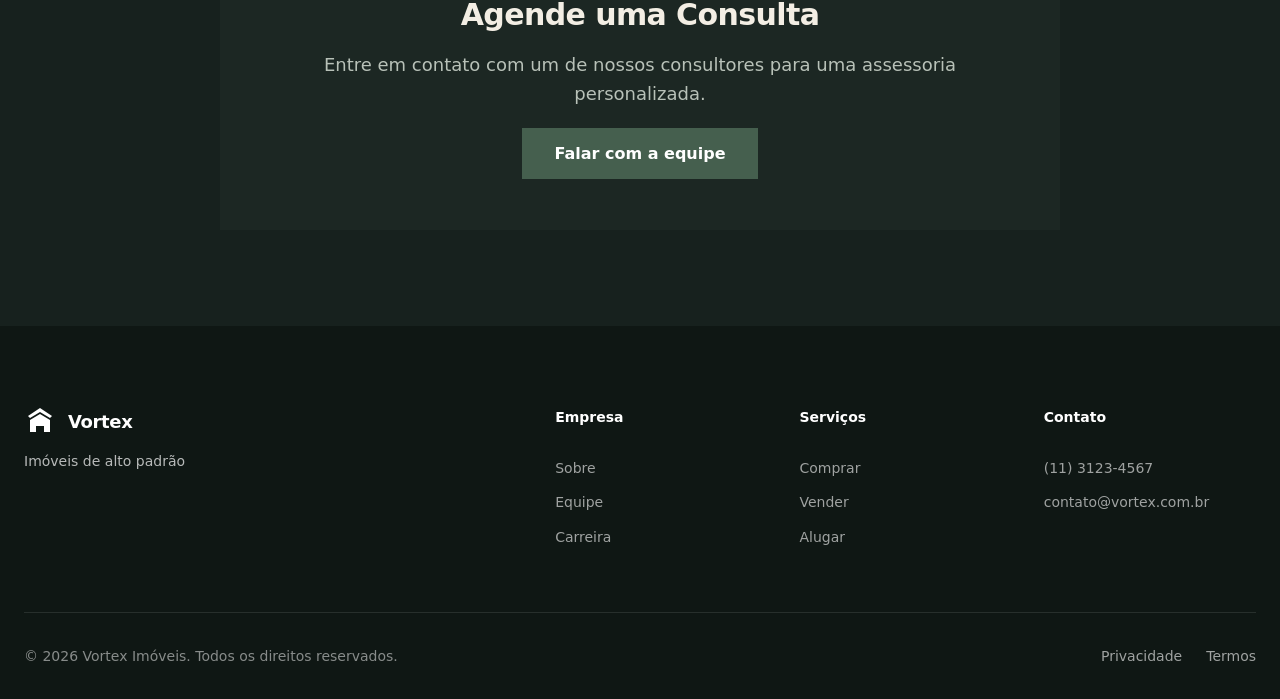
<file: frontend/team.html>
<!DOCTYPE html>
<html lang="pt-BR">
<head>
    <meta charset="UTF-8">
    <meta name="viewport" content="width=device-width, initial-scale=1.0">
    <title>Nossa Equipe — Vortex Imóveis</title>
    <link rel="stylesheet" href="styles.css">
    <link rel="shortcut icon" href="favicon.ico" type="image/x-icon">
</head>
<body>
    <!-- Header -->
    <header class="header">
        <div class="container">
            <div class="header-content">
                <a href="index.html" class="logo">
                    <svg width="32" height="32" viewBox="0 0 32 32" fill="none">
                        <path d="M16 2L4 10L6 12L16 6L26 12L28 10L16 2Z" fill="currentColor"/>
                        <path d="M6 14V26H12V20H20V26H26V14L16 8L6 14Z" fill="currentColor"/>
                    </svg>
                    <span>Vortex</span>
                </a>

                <nav class="nav">
                    <a href="index.html#imoveis" class="nav-link">Imóveis</a>
                    <a href="index.html#sobre" class="nav-link">Sobre</a>
                    <a href="index.html#contato" class="nav-link">Contato</a>
                </nav>

                <button class="menu-toggle" aria-label="Menu">
                    <span></span>
                    <span></span>
                    <span></span>
                </button>
            </div>
        </div>
    </header>

    <!-- Mobile Menu -->
    <div class="mobile-menu">
        <div class="mobile-menu-content">
            <a href="index.html#imoveis" class="mobile-nav-link">Imóveis</a>
            <a href="index.html#sobre" class="mobile-nav-link">Sobre</a>
            <a href="index.html#contato" class="mobile-nav-link">Contato</a>
        </div>
    </div>

    <!-- Team Page -->
    <section class="legal-page">
        <div class="container">
            <div class="legal-content">
                <h1 class="legal-title">Nossa Equipe</h1>
                <p class="legal-meta">Profissionais especializados em imóveis de alto padrão</p>

                <div class="team-intro">
                    <p>A Vortex conta com uma equipe altamente qualificada de consultores imobiliários, cada um com vasta experiência no mercado de luxo. Nossos profissionais são selecionados não apenas por seu conhecimento técnico, mas também por sua capacidade de entender e atender às necessidades específicas de clientes exigentes.</p>
                    <p class="team-note"><strong>Nota:</strong> Os perfis abaixo são demonstrativos para fins de apresentação do site.</p>
                </div>

                <div class="team-grid">
                    <!-- Team Member 1 -->
                    <div class="team-member">
                        <div class="team-member-image team-placeholder">
                            <svg width="48" height="48" viewBox="0 0 48 48" fill="none">
                                <circle cx="24" cy="18" r="8" stroke="currentColor" stroke-width="2"/>
                                <path d="M8 40C8 32 14 28 24 28C34 28 40 32 40 40" stroke="currentColor" stroke-width="2"/>
                            </svg>
                        </div>
                        <div class="team-member-info">
                            <h3 class="team-member-name">Ricardo Almeida</h3>
                            <p class="team-member-role">Diretor Executivo</p>
                            <p class="team-member-bio">18 anos de experiência no mercado imobiliário de luxo. Especialista em negociações de alto valor e consultoria estratégica para investidores.</p>
                            <div class="team-member-contact">
                                <a href="mailto:ricardo@vortex.com.br">ricardo@vortex.com.br</a>
                                <a href="tel:+5511987654321">(11) 98765-4321</a>
                            </div>
                        </div>
                    </div>

                    <!-- Team Member 2 -->
                    <div class="team-member">
                        <div class="team-member-image team-placeholder">
                            <svg width="48" height="48" viewBox="0 0 48 48" fill="none">
                                <circle cx="24" cy="18" r="8" stroke="currentColor" stroke-width="2"/>
                                <path d="M8 40C8 32 14 28 24 28C34 28 40 32 40 40" stroke="currentColor" stroke-width="2"/>
                            </svg>
                        </div>
                        <div class="team-member-info">
                            <h3 class="team-member-name">Mariana Costa</h3>
                            <p class="team-member-role">Consultora Sênior</p>
                            <p class="team-member-bio">Especializada em coberturas e apartamentos de alto padrão. 12 anos de experiência atendendo clientes nacionais e internacionais.</p>
                            <div class="team-member-contact">
                                <a href="mailto:mariana@vortex.com.br">mariana@vortex.com.br</a>
                                <a href="tel:+5511987654322">(11) 98765-4322</a>
                            </div>
                        </div>
                    </div>

                    <!-- Team Member 3 -->
                    <div class="team-member">
                        <div class="team-member-image team-placeholder">
                            <svg width="48" height="48" viewBox="0 0 48 48" fill="none">
                                <circle cx="24" cy="18" r="8" stroke="currentColor" stroke-width="2"/>
                                <path d="M8 40C8 32 14 28 24 28C34 28 40 32 40 40" stroke="currentColor" stroke-width="2"/>
                            </svg>
                        </div>
                        <div class="team-member-info">
                            <h3 class="team-member-name">Felipe Santos</h3>
                            <p class="team-member-role">Consultor Especializado</p>
                            <p class="team-member-bio">Foco em casas e condomínios de luxo. Arquiteto de formação com 10 anos de atuação no segmento premium.</p>
                            <div class="team-member-contact">
                                <a href="mailto:felipe@vortex.com.br">felipe@vortex.com.br</a>
                                <a href="tel:+5511987654323">(11) 98765-4323</a>
                            </div>
                        </div>
                    </div>

                    <!-- Team Member 4 -->
                    <div class="team-member">
                        <div class="team-member-image team-placeholder">
                            <svg width="48" height="48" viewBox="0 0 48 48" fill="none">
                                <circle cx="24" cy="18" r="8" stroke="currentColor" stroke-width="2"/>
                                <path d="M8 40C8 32 14 28 24 28C34 28 40 32 40 40" stroke="currentColor" stroke-width="2"/>
                            </svg>
                        </div>
                        <div class="team-member-info">
                            <h3 class="team-member-name">Juliana Ferreira</h3>
                            <p class="team-member-role">Consultora de Investimentos</p>
                            <p class="team-member-bio">MBA em Finanças com especialização em investimentos imobiliários. Assessora clientes em carteiras de imóveis de alto retorno.</p>
                            <div class="team-member-contact">
                                <a href="mailto:juliana@vortex.com.br">juliana@vortex.com.br</a>
                                <a href="tel:+5511987654324">(11) 98765-4324</a>
                            </div>
                        </div>
                    </div>

                    <!-- Team Member 5 -->
                    <div class="team-member">
                        <div class="team-member-image team-placeholder">
                            <svg width="48" height="48" viewBox="0 0 48 48" fill="none">
                                <circle cx="24" cy="18" r="8" stroke="currentColor" stroke-width="2"/>
                                <path d="M8 40C8 32 14 28 24 28C34 28 40 32 40 40" stroke="currentColor" stroke-width="2"/>
                            </svg>
                        </div>
                        <div class="team-member-info">
                            <h3 class="team-member-name">Eduardo Mendes</h3>
                            <p class="team-member-role">Gerente de Relacionamento</p>
                            <p class="team-member-bio">Responsável pelo atendimento VIP e relacionamento com clientes corporativos. 15 anos de experiência em luxury real estate.</p>
                            <div class="team-member-contact">
                                <a href="mailto:eduardo@vortex.com.br">eduardo@vortex.com.br</a>
                                <a href="tel:+5511987654325">(11) 98765-4325</a>
                            </div>
                        </div>
                    </div>

                    <!-- Team Member 6 -->
                    <div class="team-member">
                        <div class="team-member-image team-placeholder">
                            <svg width="48" height="48" viewBox="0 0 48 48" fill="none">
                                <circle cx="24" cy="18" r="8" stroke="currentColor" stroke-width="2"/>
                                <path d="M8 40C8 32 14 28 24 28C34 28 40 32 40 40" stroke="currentColor" stroke-width="2"/>
                            </svg>
                        </div>
                        <div class="team-member-info">
                            <h3 class="team-member-name">Carolina Lima</h3>
                            <p class="team-member-role">Consultora Internacional</p>
                            <p class="team-member-bio">Fluente em 4 idiomas, especializada em atendimento a compradores internacionais e brasileiros no exterior.</p>
                            <div class="team-member-contact">
                                <a href="mailto:carolina@vortex.com.br">carolina@vortex.com.br</a>
                                <a href="tel:+5511987654326">(11) 98765-4326</a>
                            </div>
                        </div>
                    </div>
                </div>

                <div class="team-cta">
                    <h2>Agende uma Consulta</h2>
                    <p>Entre em contato com um de nossos consultores para uma assessoria personalizada.</p>
                    <a href="index.html#contato" class="error-button primary">Falar com a equipe</a>
                </div>
            </div>
        </div>
    </section>

    <!-- Footer -->
    <footer class="footer">
        <div class="container">
            <div class="footer-content">
                <div class="footer-brand">
                    <div class="logo">
                        <svg width="32" height="32" viewBox="0 0 32 32" fill="none">
                            <path d="M16 2L4 10L6 12L16 6L26 12L28 10L16 2Z" fill="currentColor"/>
                            <path d="M6 14V26H12V20H20V26H26V14L16 8L6 14Z" fill="currentColor"/>
                        </svg>
                        <span>Vortex</span>
                    </div>
                    <p class="footer-tagline">Imóveis de alto padrão</p>
                </div>

                <div class="footer-links">
                    <div class="footer-column">
                        <h4 class="footer-heading">Empresa</h4>
                        <a href="index.html#sobre" class="footer-link">Sobre</a>
                        <a href="team.html" class="footer-link">Equipe</a>
                        <a href="careers.html" class="footer-link">Carreira</a>
                    </div>

                    <div class="footer-column">
                        <h4 class="footer-heading">Serviços</h4>
                        <a href="index.html#contato" class="footer-link">Comprar</a>
                        <a href="index.html#contato" class="footer-link">Vender</a>
                        <a href="index.html#contato" class="footer-link">Alugar</a>
                    </div>

                    <div class="footer-column">
                        <h4 class="footer-heading">Contato</h4>
                        <a href="tel:+551131234567" class="footer-link">(11) 3123-4567</a>
                        <a href="mailto:contato@vortex.com.br" class="footer-link">contato@vortex.com.br</a>
                    </div>
                </div>
            </div>

            <div class="footer-bottom">
                <p>© 2026 Vortex Imóveis. Todos os direitos reservados.</p>
                <div class="footer-legal">
                    <a href="privacy.html" class="footer-link">Privacidade</a>
                    <a href="terms.html" class="footer-link">Termos</a>
                </div>
            </div>
        </div>
    </footer>

    <script src="script.js"></script>
</body>
</html>
</file>
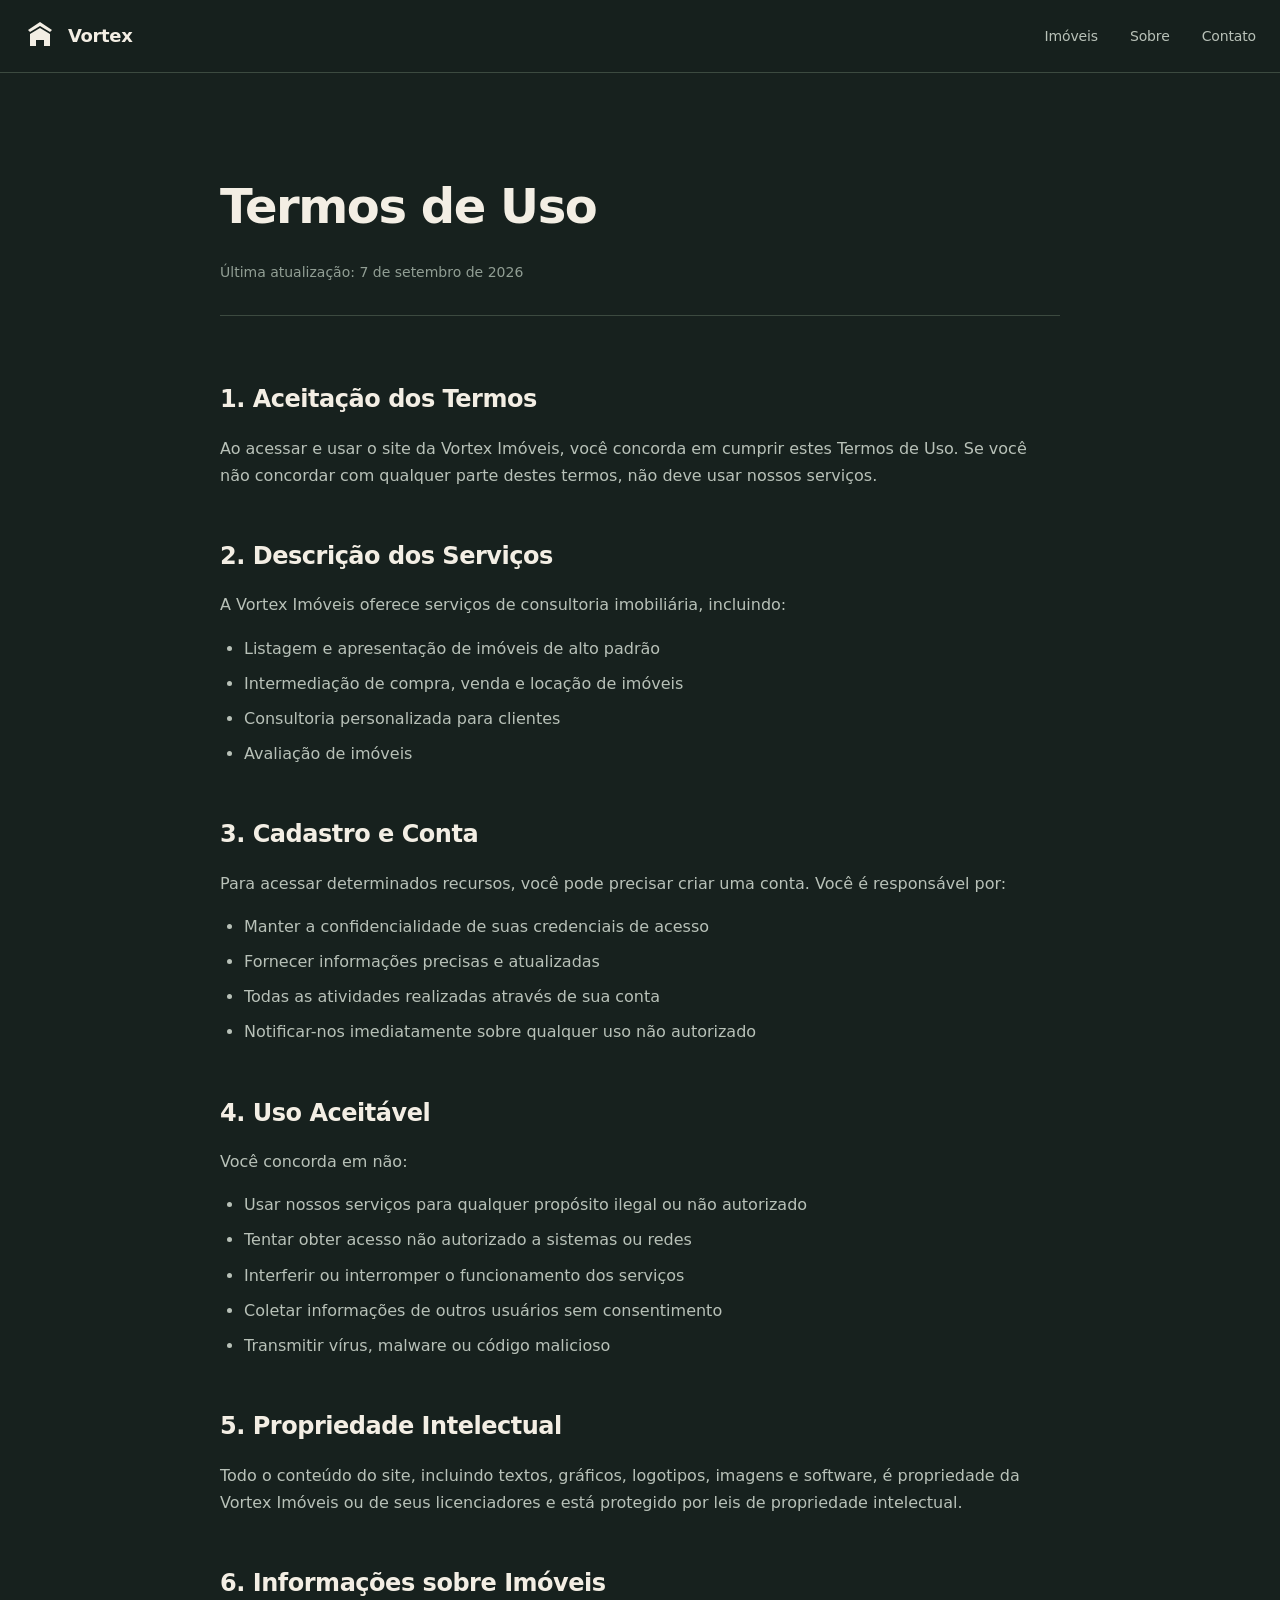
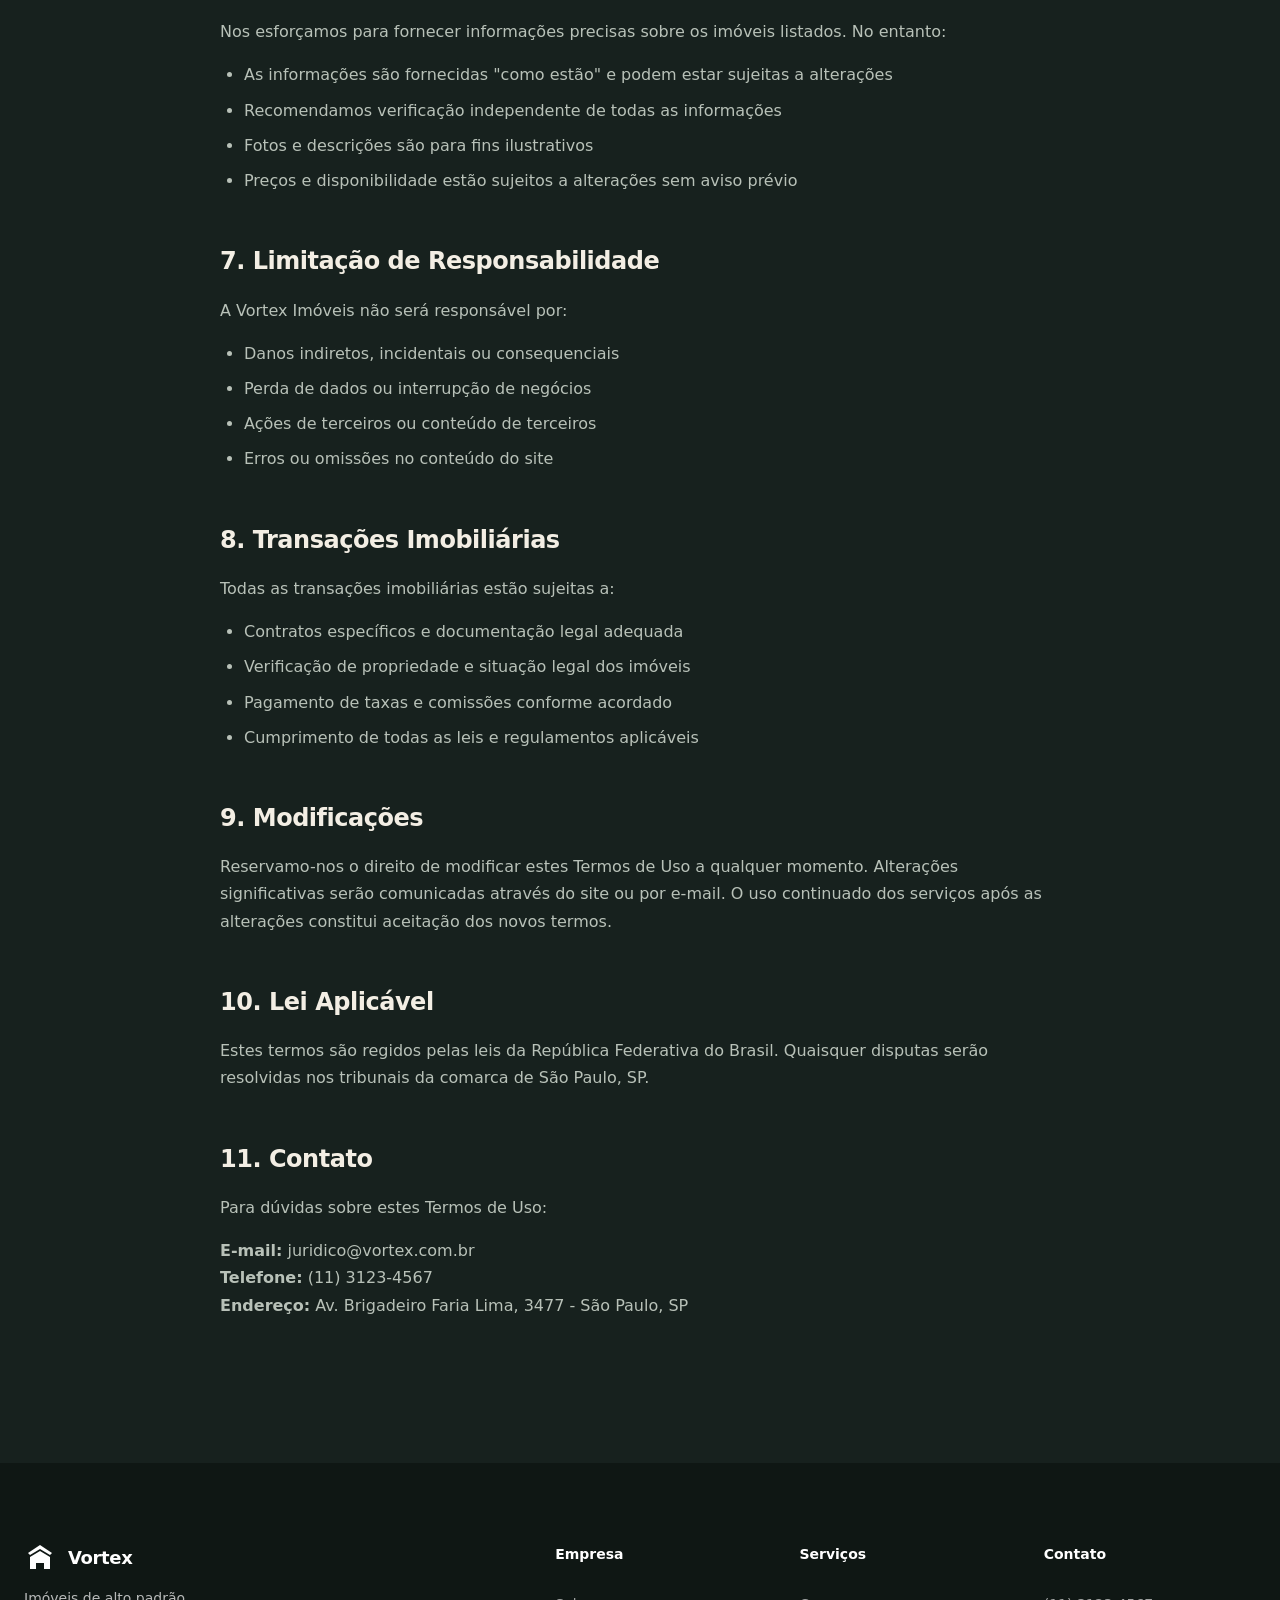
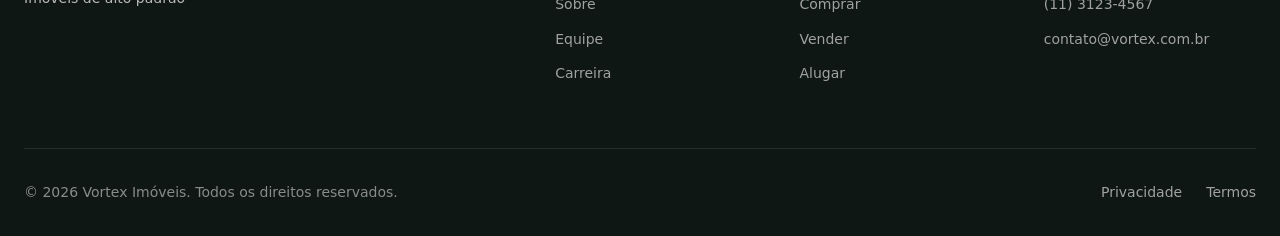
<file: frontend/terms.html>
<!DOCTYPE html>
<html lang="pt-BR">
<head>
    <meta charset="UTF-8">
    <meta name="viewport" content="width=device-width, initial-scale=1.0">
    <title>Termos de Uso — Vortex Imóveis</title>
    <link rel="stylesheet" href="styles.css">
    <link rel="shortcut icon" href="favicon.ico" type="image/x-icon">
</head>
<body>
    <!-- Header -->
    <header class="header">
        <div class="container">
            <div class="header-content">
                <a href="/" class="logo">
                    <svg width="32" height="32" viewBox="0 0 32 32" fill="none">
                        <path d="M16 2L4 10L6 12L16 6L26 12L28 10L16 2Z" fill="currentColor"/>
                        <path d="M6 14V26H12V20H20V26H26V14L16 8L6 14Z" fill="currentColor"/>
                    </svg>
                    <span>Vortex</span>
                </a>

                <nav class="nav">
                    <a href="index.html#imoveis" class="nav-link">Imóveis</a>
                    <a href="index.html#sobre" class="nav-link">Sobre</a>
                    <a href="index.html#contato" class="nav-link">Contato</a>
                </nav>

                <button class="menu-toggle" aria-label="Menu">
                    <span></span>
                    <span></span>
                    <span></span>
                </button>
            </div>
        </div>
    </header>

    <!-- Mobile Menu -->
    <div class="mobile-menu">
        <div class="mobile-menu-content">
            <a href="index.html#imoveis" class="mobile-nav-link">Imóveis</a>
            <a href="index.html#sobre" class="mobile-nav-link">Sobre</a>
            <a href="index.html#contato" class="mobile-nav-link">Contato</a>
        </div>
    </div>

    <!-- Legal Content -->
    <section class="legal-page">
        <div class="container">
            <div class="legal-content">
                <h1 class="legal-title">Termos de Uso</h1>
                <p class="legal-meta">Última atualização: 7 de setembro de 2026</p>

                <div class="legal-section">
                    <h2>1. Aceitação dos Termos</h2>
                    <p>Ao acessar e usar o site da Vortex Imóveis, você concorda em cumprir estes Termos de Uso. Se você não concordar com qualquer parte destes termos, não deve usar nossos serviços.</p>
                </div>

                <div class="legal-section">
                    <h2>2. Descrição dos Serviços</h2>
                    <p>A Vortex Imóveis oferece serviços de consultoria imobiliária, incluindo:</p>
                    <ul>
                        <li>Listagem e apresentação de imóveis de alto padrão</li>
                        <li>Intermediação de compra, venda e locação de imóveis</li>
                        <li>Consultoria personalizada para clientes</li>
                        <li>Avaliação de imóveis</li>
                    </ul>
                </div>

                <div class="legal-section">
                    <h2>3. Cadastro e Conta</h2>
                    <p>Para acessar determinados recursos, você pode precisar criar uma conta. Você é responsável por:</p>
                    <ul>
                        <li>Manter a confidencialidade de suas credenciais de acesso</li>
                        <li>Fornecer informações precisas e atualizadas</li>
                        <li>Todas as atividades realizadas através de sua conta</li>
                        <li>Notificar-nos imediatamente sobre qualquer uso não autorizado</li>
                    </ul>
                </div>

                <div class="legal-section">
                    <h2>4. Uso Aceitável</h2>
                    <p>Você concorda em não:</p>
                    <ul>
                        <li>Usar nossos serviços para qualquer propósito ilegal ou não autorizado</li>
                        <li>Tentar obter acesso não autorizado a sistemas ou redes</li>
                        <li>Interferir ou interromper o funcionamento dos serviços</li>
                        <li>Coletar informações de outros usuários sem consentimento</li>
                        <li>Transmitir vírus, malware ou código malicioso</li>
                    </ul>
                </div>

                <div class="legal-section">
                    <h2>5. Propriedade Intelectual</h2>
                    <p>Todo o conteúdo do site, incluindo textos, gráficos, logotipos, imagens e software, é propriedade da Vortex Imóveis ou de seus licenciadores e está protegido por leis de propriedade intelectual.</p>
                </div>

                <div class="legal-section">
                    <h2>6. Informações sobre Imóveis</h2>
                    <p>Nos esforçamos para fornecer informações precisas sobre os imóveis listados. No entanto:</p>
                    <ul>
                        <li>As informações são fornecidas "como estão" e podem estar sujeitas a alterações</li>
                        <li>Recomendamos verificação independente de todas as informações</li>
                        <li>Fotos e descrições são para fins ilustrativos</li>
                        <li>Preços e disponibilidade estão sujeitos a alterações sem aviso prévio</li>
                    </ul>
                </div>

                <div class="legal-section">
                    <h2>7. Limitação de Responsabilidade</h2>
                    <p>A Vortex Imóveis não será responsável por:</p>
                    <ul>
                        <li>Danos indiretos, incidentais ou consequenciais</li>
                        <li>Perda de dados ou interrupção de negócios</li>
                        <li>Ações de terceiros ou conteúdo de terceiros</li>
                        <li>Erros ou omissões no conteúdo do site</li>
                    </ul>
                </div>

                <div class="legal-section">
                    <h2>8. Transações Imobiliárias</h2>
                    <p>Todas as transações imobiliárias estão sujeitas a:</p>
                    <ul>
                        <li>Contratos específicos e documentação legal adequada</li>
                        <li>Verificação de propriedade e situação legal dos imóveis</li>
                        <li>Pagamento de taxas e comissões conforme acordado</li>
                        <li>Cumprimento de todas as leis e regulamentos aplicáveis</li>
                    </ul>
                </div>

                <div class="legal-section">
                    <h2>9. Modificações</h2>
                    <p>Reservamo-nos o direito de modificar estes Termos de Uso a qualquer momento. Alterações significativas serão comunicadas através do site ou por e-mail. O uso continuado dos serviços após as alterações constitui aceitação dos novos termos.</p>
                </div>

                <div class="legal-section">
                    <h2>10. Lei Aplicável</h2>
                    <p>Estes termos são regidos pelas leis da República Federativa do Brasil. Quaisquer disputas serão resolvidas nos tribunais da comarca de São Paulo, SP.</p>
                </div>

                <div class="legal-section">
                    <h2>11. Contato</h2>
                    <p>Para dúvidas sobre estes Termos de Uso:</p>
                    <p>
                        <strong>E-mail:</strong> juridico@vortex.com.br<br>
                        <strong>Telefone:</strong> (11) 3123-4567<br>
                        <strong>Endereço:</strong> Av. Brigadeiro Faria Lima, 3477 - São Paulo, SP
                    </p>
                </div>
            </div>
        </div>
    </section>

    <!-- Footer -->
    <footer class="footer">
        <div class="container">
            <div class="footer-content">
                <div class="footer-brand">
                    <div class="logo">
                        <svg width="32" height="32" viewBox="0 0 32 32" fill="none">
                            <path d="M16 2L4 10L6 12L16 6L26 12L28 10L16 2Z" fill="currentColor"/>
                            <path d="M6 14V26H12V20H20V26H26V14L16 8L6 14Z" fill="currentColor"/>
                        </svg>
                        <span>Vortex</span>
                    </div>
                    <p class="footer-tagline">Imóveis de alto padrão</p>
                </div>

                <div class="footer-links">
                    <div class="footer-column">
                        <h4 class="footer-heading">Empresa</h4>
                        <a href="index.html#sobre" class="footer-link">Sobre</a>
                        <a href="#" class="footer-link">Equipe</a>
                        <a href="#" class="footer-link">Carreira</a>
                    </div>

                    <div class="footer-column">
                        <h4 class="footer-heading">Serviços</h4>
                        <a href="#" class="footer-link">Comprar</a>
                        <a href="#" class="footer-link">Vender</a>
                        <a href="#" class="footer-link">Alugar</a>
                    </div>

                    <div class="footer-column">
                        <h4 class="footer-heading">Contato</h4>
                        <a href="tel:+551131234567" class="footer-link">(11) 3123-4567</a>
                        <a href="mailto:contato@vortex.com.br" class="footer-link">contato@vortex.com.br</a>
                    </div>
                </div>
            </div>

            <div class="footer-bottom">
                <p>© 2026 Vortex Imóveis. Todos os direitos reservados.</p>
                <div class="footer-legal">
                    <a href="privacy.html" class="footer-link">Privacidade</a>
                    <a href="terms.html" class="footer-link">Termos</a>
                </div>
            </div>
        </div>
    </footer>

    <script src="script.js"></script>
</body>
</html>
</file>
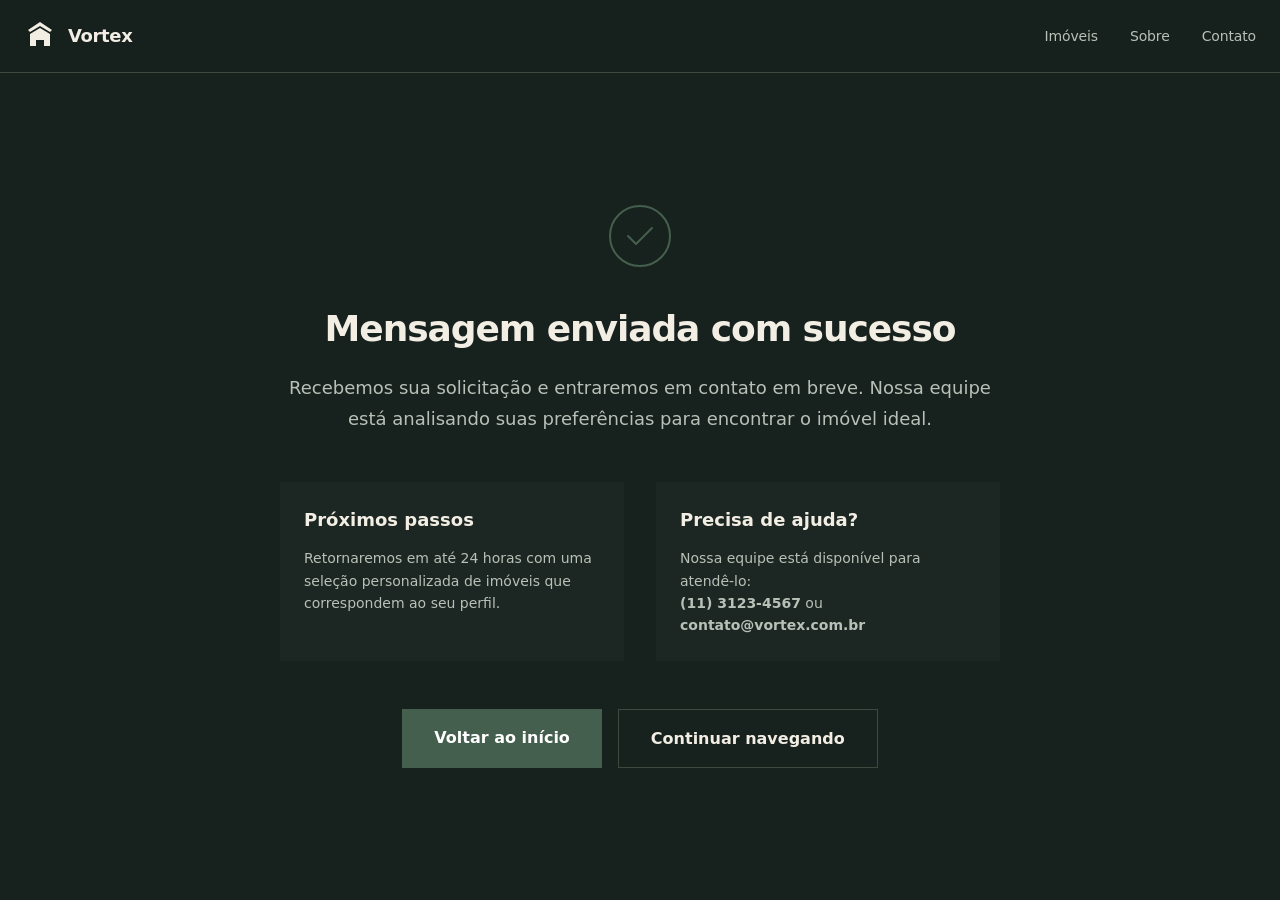
<file: frontend/thank-you.html>
<!DOCTYPE html>
<html lang="pt-BR">
<head>
    <meta charset="UTF-8">
    <meta name="viewport" content="width=device-width, initial-scale=1.0">
    <title>Mensagem enviada — Vortex Imóveis</title>
    <link rel="stylesheet" href="styles.css">
    <link rel="shortcut icon" href="favicon.ico" type="image/x-icon">
</head>
<body>
    <!-- Header -->
    <header class="header">
        <div class="container">
            <div class="header-content">
                <a href="/" class="logo">
                    <svg width="32" height="32" viewBox="0 0 32 32" fill="none">
                        <path d="M16 2L4 10L6 12L16 6L26 12L28 10L16 2Z" fill="currentColor"/>
                        <path d="M6 14V26H12V20H20V26H26V14L16 8L6 14Z" fill="currentColor"/>
                    </svg>
                    <span>Vortex</span>
                </a>

                <nav class="nav">
                    <a href="index.html#imoveis" class="nav-link">Imóveis</a>
                    <a href="index.html#sobre" class="nav-link">Sobre</a>
                    <a href="index.html#contato" class="nav-link">Contato</a>
                </nav>

                <button class="menu-toggle" aria-label="Menu">
                    <span></span>
                    <span></span>
                    <span></span>
                </button>
            </div>
        </div>
    </header>

    <!-- Mobile Menu -->
    <div class="mobile-menu">
        <div class="mobile-menu-content">
            <a href="index.html#imoveis" class="mobile-nav-link">Imóveis</a>
            <a href="index.html#sobre" class="mobile-nav-link">Sobre</a>
            <a href="index.html#contato" class="mobile-nav-link">Contato</a>
        </div>
    </div>

    <!-- Thank You Content -->
    <section class="thank-page">
        <div class="container">
            <div class="thank-content">
                <div class="thank-icon">
                    <svg width="64" height="64" viewBox="0 0 64 64" fill="none">
                        <circle cx="32" cy="32" r="30" stroke="currentColor" stroke-width="2"/>
                        <path d="M20 32L28 40L44 24" stroke="currentColor" stroke-width="2" stroke-linecap="round" stroke-linejoin="round"/>
                    </svg>
                </div>
                <h1 class="thank-title">Mensagem enviada com sucesso</h1>
                <p class="thank-description">Recebemos sua solicitação e entraremos em contato em breve. Nossa equipe está analisando suas preferências para encontrar o imóvel ideal.</p>

                <div class="thank-info">
                    <div class="thank-info-item">
                        <h3>Próximos passos</h3>
                        <p>Retornaremos em até 24 horas com uma seleção personalizada de imóveis que correspondem ao seu perfil.</p>
                    </div>
                    <div class="thank-info-item">
                        <h3>Precisa de ajuda?</h3>
                        <p>Nossa equipe está disponível para atendê-lo:<br>
                        <strong>(11) 3123-4567</strong> ou <strong>contato@vortex.com.br</strong></p>
                    </div>
                </div>

                <div class="thank-actions">
                    <a href="index.html" class="error-button primary">Voltar ao início</a>
                    <a href="index.html#imoveis" class="error-button secondary">Continuar navegando</a>
                </div>
            </div>
        </div>
    </section>

    <script src="script.js"></script>
</body>
</html>
</file>
<file: frontend/styles.css>
/* Reset & Base */
* {
    margin: 0;
    padding: 0;
    box-sizing: border-box;
}

/* Home editorial cover — scoped so the inner pages keep their own header. */
.home-page .header {
    background: transparent;
    border-bottom: 0;
    backdrop-filter: none;
    color: #fff;
    transition: transform .28s ease, background .25s ease, color .25s ease, box-shadow .25s ease;
}

.home-page .header.is-over-hero:not(.menu-open) {
    transform: translateY(-100%);
    pointer-events: none;
}

.home-page .header.is-scrolled,
.home-page .header.menu-open {
    background: #17211e;
    color: #f3eee4;
    box-shadow: 0 1px 16px rgba(0,0,0,.23);
}

.home-page .header-content { height: 94px; }
.home-page .header .logo {
    display: flex;
    flex-direction: column;
    align-items: flex-start;
    gap: 1px;
    color: inherit;
    line-height: 1.2;
}
.home-page .logo-wordmark {
    font-family: Georgia, 'Times New Roman', serif;
    font-size: 1.7rem;
    font-weight: 400;
    letter-spacing: .19em;
}
.home-page .logo-descriptor {
    font-size: .54rem;
    font-weight: 500;
    letter-spacing: .22em;
}
.home-page .nav { gap: clamp(1.2rem, 2.5vw, 2.8rem); }
.home-page .nav-link { color: inherit; font-size: .84rem; font-weight: 400; }
.home-page .nav-link:hover { color: #d9c29e; }
.home-page .header.is-scrolled .nav-link:hover { color: #d6b58a; }
.home-page .menu-toggle span { background: currentColor; }
.home-page .mobile-menu { background: #17211e; border-color: #3d4741; }
.home-page .mobile-menu .mobile-nav-link { color: #f3eee4; }

.home-page .hero {
    min-height: 760px;
    min-height: 100svh;
    padding: 136px 0 100px;
    color: #fff;
    isolation: isolate;
    align-items: flex-end;
    background: #212b2a;
}
.home-page .hero-background {
    z-index: -1;
    background-image:
        linear-gradient(90deg, rgba(9,17,17,.76) 0%, rgba(9,17,17,.40) 46%, rgba(9,17,17,.10) 100%),
        linear-gradient(0deg, rgba(7,12,11,.68) 0%, transparent 46%, rgba(7,12,11,.24) 100%),
        url('https://images.unsplash.com/photo-1600585154340-be6161a56a0c?w=2200&q=88&fit=crop');
    background-size: cover;
    background-position: center 54%;
}
.home-page .hero > .container { width: 100%; }
.home-page .hero-content { max-width: 800px; margin: 0; text-align: left; }
.home-page .hero-eyebrow,
.home-page .discovery-eyebrow {
    font-size: .7rem;
    font-weight: 600;
    letter-spacing: .27em;
    color: #d8bb91;
}
.home-page .hero-eyebrow { margin-bottom: 30px; }
.home-page .hero-title {
    font-family: Georgia, 'Times New Roman', serif;
    font-size: clamp(3.6rem, 6vw, 7rem);
    font-weight: 400;
    letter-spacing: -.047em;
    line-height: 1.04;
    margin-bottom: 30px;
    text-wrap: balance;
}
.home-page .hero-title em { font-weight: 400; }
.home-page .hero-subtitle {
    max-width: 475px;
    color: rgba(255,255,255,.88);
    font-size: 1rem;
    line-height: 1.75;
    letter-spacing: 0;
    margin-bottom: 32px;
}
.home-page .hero-actions { display: flex; gap: 36px; flex-wrap: wrap; }
.home-page .hero-link {
    display: inline-flex;
    align-items: center;
    gap: 14px;
    padding: 6px 0 8px;
    border-bottom: 1px solid rgba(255,255,255,.72);
    font-size: .74rem;
    font-weight: 600;
    letter-spacing: .13em;
    text-transform: uppercase;
    transition: gap .2s ease, border-color .2s ease;
}
.home-page .hero-link:hover { gap: 22px; border-color: #d8bb91; }
.home-page .hero-link span { font-size: 1.1rem; font-weight: 400; line-height: 1; }
.home-page .hero-index {
    position: absolute;
    right: max(24px, calc((100vw - var(--container-max)) / 2 + var(--container-padding)));
    bottom: 55px;
    font-size: .65rem;
    letter-spacing: .2em;
    color: rgba(255,255,255,.7);
}

.home-page .discovery { padding: 82px 0 40px; background: #1c2723; }
.home-page .discovery-heading { margin-bottom: 30px; }
.home-page .discovery-eyebrow { color: #d6b58a; margin-bottom: 12px; }
.home-page .discovery-heading h2 {
    font-family: Georgia, 'Times New Roman', serif;
    font-size: clamp(2.2rem, 4vw, 3.7rem);
    font-weight: 400;
    letter-spacing: -.04em;
    line-height: 1.15;
    margin-bottom: 10px;
}
.home-page .discovery-heading > p:last-child { color: #b4bdb5; }
.home-page .search-bar { max-width: none; margin: 0; border-color: #4a554c; }
.home-page .filters-section { background: #1c2723; padding-top: 10px; }
.home-page .properties { padding-top: 38px; }

@media (max-width: 1024px) {
    .home-page .header-content { height: 76px; }
    .home-page .hero { min-height: 720px; min-height: 100svh; padding: 130px 0 80px; }
    .home-page .hero-content { max-width: 680px; }
}
@media (max-width: 640px) {
    .home-page .header-content { height: 72px; }
    .home-page .logo-wordmark { font-size: 1.35rem; }
    .home-page .logo-descriptor { font-size: .45rem; }
    .home-page .hero { min-height: 640px; min-height: 100svh; padding: 140px 0 72px; }
    .home-page .hero-background { background-position: 59% center; }
    .home-page .hero-eyebrow { font-size: .58rem; margin-bottom: 22px; }
    .home-page .hero-title { font-size: clamp(2.75rem, 11vw, 4.1rem); margin-bottom: 24px; }
    .home-page .hero-subtitle { font-size: .91rem; line-height: 1.65; }
    .home-page .hero-actions { gap: 13px 28px; }
    .home-page .hero-link { font-size: .63rem; }
    .home-page .hero-index { right: var(--container-padding); bottom: 22px; }
    .home-page .discovery { padding: 58px 0 30px; }
    .home-page .search-bar { gap: 8px; }
    .home-page .search-field { min-height: 48px; }
    .home-page .search-select { flex: 1; width: auto; min-width: 0; }
    .home-page .search-button { flex-basis: 100%; }
}

@media (prefers-reduced-motion: reduce) {
    .home-page .hero-link { transition: none; }
    .home-page .header { transition: none; }
}

:root {
    /* Colors */
    --color-background: #17211e;
    --color-surface: #1c2723;
    --color-surface-elevated: #25312b;
    --color-text-primary: #f3eee4;
    --color-text-secondary: #b8c1b8;
    --color-text-tertiary: #919e94;
    --color-border: #3c4a40;
    --color-border-hover: #718274;
    --color-accent: #455f4e;
    --color-accent-hover: #58745f;

    /* Typography Scale */
    --font-sans: -apple-system, BlinkMacSystemFont, 'Segoe UI', system-ui, sans-serif;
    --font-size-xs: 0.8125rem;
    --font-size-sm: 0.875rem;
    --font-size-base: 1rem;
    --font-size-lg: 1.125rem;
    --font-size-xl: 1.25rem;
    --font-size-2xl: 1.5rem;
    --font-size-3xl: 1.875rem;
    --font-size-4xl: 2.25rem;
    --font-size-5xl: 3rem;
    --font-size-6xl: 3.75rem;

    /* Spacing */
    --space-1: 0.25rem;
    --space-2: 0.5rem;
    --space-3: 0.75rem;
    --space-4: 1rem;
    --space-5: 1.25rem;
    --space-6: 1.5rem;
    --space-8: 2rem;
    --space-10: 2.5rem;
    --space-12: 3rem;
    --space-16: 4rem;
    --space-20: 5rem;
    --space-24: 6rem;
    --space-32: 8rem;

    /* Layout */
    --container-max: 1280px;
    --container-padding: var(--space-6);

    /* Effects */
    --transition-fast: 150ms cubic-bezier(0.4, 0, 0.2, 1);
    --transition-base: 250ms cubic-bezier(0.4, 0, 0.2, 1);
    --shadow-sm: 0 1px 2px rgba(0, 0, 0, 0.04);
    --shadow-md: 0 2px 8px rgba(0, 0, 0, 0.08);
    --shadow-lg: 0 8px 24px rgba(0, 0, 0, 0.12);
}

html {
    -webkit-font-smoothing: antialiased;
    -moz-osx-font-smoothing: grayscale;
}

body {
    font-family: var(--font-sans);
    font-size: var(--font-size-base);
    line-height: 1.6;
    color: var(--color-text-primary);
    background: var(--color-background);
    color-scheme: dark;
}

img {
    display: block;
    max-width: 100%;
    height: auto;
}

button {
    font-family: inherit;
    cursor: pointer;
    border: 0;
    background: none;
}

a {
    color: inherit;
    text-decoration: none;
}

/* Container */
.container {
    max-width: var(--container-max);
    margin: 0 auto;
    padding: 0 var(--container-padding);
}

/* Header */
.header {
    position: fixed;
    top: 0;
    left: 0;
    right: 0;
    z-index: 100;
    background: rgba(23, 33, 30, 0.96);
    backdrop-filter: blur(12px);
    border-bottom: 1px solid var(--color-border);
    transition: background var(--transition-base);
}

.header-content {
    display: flex;
    align-items: center;
    justify-content: space-between;
    height: 72px;
}

.logo {
    display: flex;
    align-items: center;
    gap: var(--space-3);
    font-size: var(--font-size-lg);
    font-weight: 600;
    letter-spacing: -0.02em;
    color: var(--color-text-primary);
}

.logo svg {
    flex-shrink: 0;
}

.nav {
    display: flex;
    gap: var(--space-8);
}

.nav-link {
    font-size: var(--font-size-sm);
    font-weight: 500;
    color: var(--color-text-secondary);
    transition: color var(--transition-fast);
    letter-spacing: -0.01em;
}

.nav-link:hover {
    color: var(--color-text-primary);
}

.menu-toggle {
    display: none;
    flex-direction: column;
    gap: 5px;
    padding: var(--space-2);
}

.menu-toggle span {
    width: 22px;
    height: 2px;
    background: var(--color-text-primary);
    transition: all var(--transition-fast);
}

/* Mobile Menu */
.mobile-menu {
    position: fixed;
    top: 73px;
    left: 0;
    right: 0;
    background: var(--color-surface-elevated);
    border-bottom: 1px solid var(--color-border);
    padding: var(--space-6) var(--container-padding);
    display: none;
    z-index: 99;
}

.mobile-menu.active {
    display: block;
}

.mobile-menu-content {
    display: flex;
    flex-direction: column;
    gap: var(--space-4);
}

.mobile-nav-link {
    font-size: var(--font-size-base);
    font-weight: 500;
    color: var(--color-text-secondary);
    padding: var(--space-3) 0;
}

/* Hero */
.hero {
    position: relative;
    min-height: 680px;
    display: flex;
    align-items: center;
    padding-top: 120px;
    padding-bottom: var(--space-20);
    overflow: hidden;
}

.hero-background {
    position: absolute;
    inset: 0;
    background: linear-gradient(135deg, #1c2723 0%, #25312b 100%);
    z-index: -1;
}

.hero-content {
    max-width: 840px;
    margin: 0 auto;
    text-align: center;
}

.hero-title {
    font-size: var(--font-size-6xl);
    font-weight: 600;
    letter-spacing: -0.04em;
    line-height: 1.1;
    margin-bottom: var(--space-6);
}

.hero-subtitle {
    font-size: var(--font-size-xl);
    color: var(--color-text-secondary);
    margin-bottom: var(--space-12);
    letter-spacing: -0.01em;
    line-height: 1.5;
}

/* Search Bar */
.search-bar {
    display: flex;
    align-items: center;
    background: var(--color-surface-elevated);
    border: 1px solid var(--color-border);
    padding: var(--space-2);
    gap: var(--space-2);
    max-width: 920px;
    margin: 0 auto;
    transition: border-color var(--transition-fast), box-shadow var(--transition-fast);
}

.search-bar:focus-within {
    border-color: var(--color-text-primary);
    box-shadow: 0 0 0 3px rgba(10, 10, 10, 0.06);
}

.search-field {
    flex: 1;
    display: flex;
    align-items: center;
    gap: var(--space-3);
    padding: 0 var(--space-4);
}

.search-field svg {
    color: var(--color-text-tertiary);
    flex-shrink: 0;
}

.search-input {
    flex: 1;
    border: 0;
    background: transparent;
    font-size: var(--font-size-base);
    color: var(--color-text-primary);
    outline: 0;
}

.search-input::placeholder {
    color: var(--color-text-tertiary);
}

.search-divider {
    width: 1px;
    height: 24px;
    background: var(--color-border);
}

.search-select {
    border: 0;
    background: transparent;
    font-size: var(--font-size-sm);
    color: var(--color-text-secondary);
    padding: var(--space-3) var(--space-4);
    outline: 0;
    cursor: pointer;
    font-weight: 500;
}

.search-button {
    background: var(--color-accent);
    color: white;
    padding: var(--space-4) var(--space-8);
    font-size: var(--font-size-sm);
    font-weight: 600;
    transition: background var(--transition-fast);
}

.search-button:hover {
    background: var(--color-accent-hover);
}

/* Filters */
.filters-section {
    padding: var(--space-12) 0 var(--space-8);
}

.filters {
    display: flex;
    gap: var(--space-3);
    overflow-x: auto;
    -webkit-overflow-scrolling: touch;
    scrollbar-width: none;
}

.filters::-webkit-scrollbar {
    display: none;
}

.filter-button {
    padding: var(--space-3) var(--space-6);
    font-size: var(--font-size-sm);
    font-weight: 500;
    color: var(--color-text-secondary);
    background: transparent;
    border: 1px solid var(--color-border);
    white-space: nowrap;
    transition: all var(--transition-fast);
}

.filter-button:hover {
    border-color: var(--color-border-hover);
    color: var(--color-text-primary);
}

.filter-button.active {
    background: var(--color-accent);
    color: white;
    border-color: var(--color-accent);
}

/* Properties Grid */
.properties {
    padding: var(--space-8) 0 var(--space-24);
}

.properties-grid {
    display: grid;
    grid-template-columns: repeat(3, 1fr);
    gap: var(--space-8);
}

.property-card {
    background: var(--color-surface-elevated);
    transition: transform var(--transition-base), box-shadow var(--transition-base);
}

.property-card:hover {
    transform: translateY(-4px);
    box-shadow: var(--shadow-lg);
}

.property-image-wrapper {
    position: relative;
    aspect-ratio: 4 / 3;
    overflow: hidden;
    background: var(--color-surface);
}

.property-image {
    width: 100%;
    height: 100%;
    object-fit: cover;
    transition: transform var(--transition-base);
}

.property-card:hover .property-image {
    transform: scale(1.03);
}

.property-badge {
    position: absolute;
    top: var(--space-4);
    left: var(--space-4);
    background: rgba(255, 255, 255, 0.96);
    color: #17211e;
    backdrop-filter: blur(8px);
    padding: var(--space-2) var(--space-4);
    font-size: var(--font-size-xs);
    font-weight: 600;
    text-transform: uppercase;
    letter-spacing: 0.04em;
}

.property-content {
    padding: var(--space-6);
}

.property-header {
    margin-bottom: var(--space-5);
}

.property-title {
    font-size: var(--font-size-xl);
    font-weight: 600;
    letter-spacing: -0.02em;
    margin-bottom: var(--space-2);
}

.property-location {
    font-size: var(--font-size-sm);
    color: var(--color-text-secondary);
}

.property-features {
    display: flex;
    gap: var(--space-4);
    margin-bottom: var(--space-6);
    padding-bottom: var(--space-6);
    border-bottom: 1px solid var(--color-border);
}

.property-feature {
    font-size: var(--font-size-sm);
    color: var(--color-text-secondary);
}

.property-footer {
    display: flex;
    align-items: center;
    justify-content: space-between;
}

.property-price {
    font-size: var(--font-size-2xl);
    font-weight: 600;
    letter-spacing: -0.02em;
}

.property-button {
    padding: var(--space-3) var(--space-5);
    font-size: var(--font-size-sm);
    font-weight: 600;
    color: var(--color-text-primary);
    border: 1px solid var(--color-border);
    transition: all var(--transition-fast);
}

.property-button:hover {
    background: var(--color-accent);
    color: white;
    border-color: var(--color-accent);
}

/* About Section */
.about {
    padding: var(--space-24) 0;
    background: var(--color-surface);
}

.about-grid {
    display: grid;
    grid-template-columns: 1fr 1fr;
    gap: var(--space-16);
    align-items: center;
}

.section-title {
    font-size: var(--font-size-5xl);
    font-weight: 600;
    letter-spacing: -0.03em;
    line-height: 1.2;
    margin-bottom: var(--space-6);
}

.section-title.centered {
    text-align: center;
}

.about-text {
    font-size: var(--font-size-lg);
    color: var(--color-text-secondary);
    line-height: 1.7;
    margin-bottom: var(--space-5);
}

.about-features {
    display: grid;
    grid-template-columns: 1fr;
    gap: var(--space-8);
    margin: var(--space-12) 0;
}

.about-feature {
    display: flex;
    gap: var(--space-5);
}

.about-feature-icon {
    flex-shrink: 0;
    width: 48px;
    height: 48px;
    display: flex;
    align-items: center;
    justify-content: center;
    color: var(--color-text-primary);
}

.about-feature-title {
    font-size: var(--font-size-lg);
    font-weight: 600;
    letter-spacing: -0.02em;
    margin-bottom: var(--space-2);
}

.about-feature-text {
    font-size: var(--font-size-sm);
    color: var(--color-text-secondary);
    line-height: 1.6;
}

.stats {
    display: grid;
    grid-template-columns: repeat(3, 1fr);
    gap: var(--space-8);
    margin-top: var(--space-12);
}

.stat {
    padding-top: var(--space-6);
    border-top: 1px solid var(--color-border);
}

.stat-number {
    font-size: var(--font-size-4xl);
    font-weight: 600;
    letter-spacing: -0.03em;
    margin-bottom: var(--space-2);
}

.stat-label {
    font-size: var(--font-size-sm);
    color: var(--color-text-secondary);
}

.about-image {
    position: relative;
    aspect-ratio: 3 / 4;
    overflow: hidden;
}

.about-image img {
    width: 100%;
    height: 100%;
    object-fit: cover;
}

/* Contact Section */
.contact {
    padding: var(--space-24) 0;
}

.contact-content {
    max-width: 720px;
    margin: 0 auto;
}

.contact-subtitle {
    text-align: center;
    font-size: var(--font-size-lg);
    color: var(--color-text-secondary);
    margin-bottom: var(--space-12);
    transition: color var(--transition-base);
}

.contact-subtitle.highlight {
    color: var(--color-accent);
    font-weight: 500;
}

.contact-form {
    margin-top: var(--space-12);
}

.form-row {
    display: grid;
    grid-template-columns: 1fr 1fr;
    gap: var(--space-6);
}

.form-group {
    margin-bottom: var(--space-6);
}

.form-label {
    display: block;
    font-size: var(--font-size-sm);
    font-weight: 500;
    margin-bottom: var(--space-3);
    color: var(--color-text-primary);
}

.form-input {
    width: 100%;
    padding: var(--space-4);
    font-size: var(--font-size-base);
    color: var(--color-text-primary);
    background: var(--color-surface-elevated);
    border: 1px solid var(--color-border);
    outline: 0;
    transition: border-color var(--transition-fast), box-shadow var(--transition-fast);
}

.form-input:focus {
    border-color: var(--color-text-primary);
    box-shadow: 0 0 0 3px rgba(10, 10, 10, 0.06);
}

.form-textarea {
    resize: vertical;
    min-height: 120px;
}

.form-submit {
    width: 100%;
    padding: var(--space-4) var(--space-8);
    font-size: var(--font-size-base);
    font-weight: 600;
    background: var(--color-accent);
    color: white;
    transition: background var(--transition-fast);
    margin-top: var(--space-4);
}

.form-submit:hover {
    background: var(--color-accent-hover);
}

/* Footer */
.footer {
    background: #0f1714;
    color: rgba(255, 255, 255, 0.7);
    padding: var(--space-20) 0 var(--space-8);
}

.footer .logo {
    color: white;
}

.footer-content {
    display: grid;
    grid-template-columns: 2fr 3fr;
    gap: var(--space-16);
    padding-bottom: var(--space-16);
    border-bottom: 1px solid rgba(255, 255, 255, 0.1);
    margin-bottom: var(--space-8);
}

.footer-tagline {
    margin-top: var(--space-3);
    font-size: var(--font-size-sm);
}

.footer-description {
    margin-top: var(--space-3);
    font-size: var(--font-size-sm);
}

.footer-links {
    display: grid;
    grid-template-columns: repeat(3, 1fr);
    gap: var(--space-8);
}

.footer-heading {
    font-size: var(--font-size-sm);
    font-weight: 600;
    color: white;
    margin-bottom: var(--space-4);
}

.footer-column {
    display: flex;
    flex-direction: column;
    gap: var(--space-3);
}

.footer-link {
    font-size: var(--font-size-sm);
    color: rgba(255, 255, 255, 0.6);
    transition: color var(--transition-fast);
}

.footer-link:hover {
    color: white;
}

.footer-bottom {
    display: flex;
    justify-content: space-between;
    align-items: center;
    font-size: var(--font-size-sm);
    color: rgba(255, 255, 255, 0.5);
}

.footer-legal {
    display: flex;
    gap: var(--space-6);
}

/* Responsive - Tablet */
@media (max-width: 1024px) {
    :root {
        --container-padding: var(--space-5);
        --font-size-6xl: 2.5rem;
        --font-size-5xl: 2rem;
    }

    .header-content {
        height: 64px;
    }

    .nav {
        display: none;
    }

    .menu-toggle {
        display: flex;
    }

    .menu-toggle.active span:nth-child(1) {
        transform: rotate(45deg) translate(7px, 7px);
    }

    .menu-toggle.active span:nth-child(2) {
        opacity: 0;
    }

    .menu-toggle.active span:nth-child(3) {
        transform: rotate(-45deg) translate(6px, -6px);
    }

    .hero {
        min-height: 580px;
        padding-top: 100px;
    }

    .search-bar {
        flex-wrap: wrap;
    }

    .search-field {
        flex-basis: 100%;
        order: 1;
    }

    .search-button {
        flex: 1;
        order: 3;
    }

    .search-divider {
        display: none;
    }

    .properties-grid {
        grid-template-columns: repeat(2, 1fr);
        gap: var(--space-6);
    }

    .about-grid {
        gap: var(--space-12);
    }

    .stats {
        gap: var(--space-6);
    }

    .footer-content {
        grid-template-columns: 1fr;
        gap: var(--space-12);
    }

    .footer-links {
        gap: var(--space-12);
    }
}

/* Cookie Banner */
.cookie-banner {
    position: fixed;
    bottom: 0;
    left: 0;
    right: 0;
    background: var(--color-surface-elevated);
    border-top: 1px solid var(--color-border);
    padding: var(--space-6);
    z-index: 1000;
    box-shadow: 0 -4px 12px rgba(0, 0, 0, 0.08);
    transform: translateY(100%);
    transition: transform var(--transition-base);
}

.cookie-banner.visible {
    transform: translateY(0);
}

.cookie-banner-content {
    max-width: var(--container-max);
    margin: 0 auto;
    display: flex;
    align-items: center;
    gap: var(--space-8);
}

.cookie-banner-text {
    flex: 1;
}

.cookie-banner-title {
    font-size: var(--font-size-base);
    font-weight: 600;
    margin-bottom: var(--space-2);
}

.cookie-banner-description {
    font-size: var(--font-size-sm);
    color: var(--color-text-secondary);
    line-height: 1.5;
}

.cookie-banner-description a {
    color: var(--color-text-primary);
    text-decoration: underline;
}

.cookie-banner-actions {
    display: flex;
    gap: var(--space-3);
}

.cookie-banner-button {
    padding: var(--space-3) var(--space-6);
    font-size: var(--font-size-sm);
    font-weight: 600;
    transition: all var(--transition-fast);
    white-space: nowrap;
}

.cookie-banner-button.primary {
    background: var(--color-accent);
    color: white;
}

.cookie-banner-button.primary:hover {
    background: var(--color-accent-hover);
}

.cookie-banner-button.secondary {
    background: transparent;
    color: var(--color-text-secondary);
    border: 1px solid var(--color-border);
}

.cookie-banner-button.secondary:hover {
    border-color: var(--color-border-hover);
    color: var(--color-text-primary);
}

/* Error Page */
.error-page {
    min-height: calc(100vh - 72px);
    display: flex;
    align-items: center;
    padding: var(--space-24) 0;
    margin-top: 72px;
}

.error-content {
    text-align: center;
    max-width: 560px;
    margin: 0 auto;
}

.error-number {
    font-size: 8rem;
    font-weight: 600;
    letter-spacing: -0.04em;
    color: var(--color-border);
    line-height: 1;
    margin-bottom: var(--space-6);
}

.error-title {
    font-size: var(--font-size-4xl);
    font-weight: 600;
    letter-spacing: -0.03em;
    margin-bottom: var(--space-4);
}

.error-description {
    font-size: var(--font-size-lg);
    color: var(--color-text-secondary);
    margin-bottom: var(--space-12);
    line-height: 1.6;
}

.error-actions {
    display: flex;
    gap: var(--space-4);
    justify-content: center;
}

.error-button {
    padding: var(--space-4) var(--space-8);
    font-size: var(--font-size-base);
    font-weight: 600;
    transition: all var(--transition-fast);
}

.error-button.primary {
    background: var(--color-accent);
    color: white;
}

.error-button.primary:hover {
    background: var(--color-accent-hover);
}

.error-button.secondary {
    background: transparent;
    color: var(--color-text-primary);
    border: 1px solid var(--color-border);
}

.error-button.secondary:hover {
    background: var(--color-surface);
    border-color: var(--color-border-hover);
}

/* Thank You Page */
.thank-page {
    min-height: calc(100vh - 72px);
    display: flex;
    align-items: center;
    padding: var(--space-24) 0;
    margin-top: 72px;
}

.thank-content {
    text-align: center;
    max-width: 720px;
    margin: 0 auto;
}

.thank-icon {
    width: 64px;
    height: 64px;
    margin: 0 auto var(--space-8);
    color: var(--color-accent);
}

.thank-title {
    font-size: var(--font-size-4xl);
    font-weight: 600;
    letter-spacing: -0.03em;
    margin-bottom: var(--space-4);
}

.thank-description {
    font-size: var(--font-size-lg);
    color: var(--color-text-secondary);
    margin-bottom: var(--space-12);
    line-height: 1.7;
}

.thank-info {
    display: grid;
    grid-template-columns: 1fr 1fr;
    gap: var(--space-8);
    margin-bottom: var(--space-12);
    text-align: left;
}

.thank-info-item {
    padding: var(--space-6);
    background: var(--color-surface);
}

.thank-info-item h3 {
    font-size: var(--font-size-lg);
    font-weight: 600;
    margin-bottom: var(--space-3);
}

.thank-info-item p {
    font-size: var(--font-size-sm);
    color: var(--color-text-secondary);
    line-height: 1.6;
}

.thank-actions {
    display: flex;
    gap: var(--space-4);
    justify-content: center;
}

/* Legal Pages */
.legal-page {
    padding: var(--space-24) 0;
    margin-top: 72px;
}

.legal-content {
    max-width: 840px;
    margin: 0 auto;
}

.legal-title {
    font-size: var(--font-size-5xl);
    font-weight: 600;
    letter-spacing: -0.03em;
    margin-bottom: var(--space-4);
}

.legal-meta {
    font-size: var(--font-size-sm);
    color: var(--color-text-tertiary);
    margin-bottom: var(--space-16);
    padding-bottom: var(--space-8);
    border-bottom: 1px solid var(--color-border);
}

.legal-section {
    margin-bottom: var(--space-12);
}

.legal-section h2 {
    font-size: var(--font-size-2xl);
    font-weight: 600;
    letter-spacing: -0.02em;
    margin-bottom: var(--space-4);
}

.legal-section p {
    font-size: var(--font-size-base);
    color: var(--color-text-secondary);
    line-height: 1.7;
    margin-bottom: var(--space-4);
}

.legal-section ul {
    margin-left: var(--space-6);
    margin-bottom: var(--space-4);
}

.legal-section li {
    font-size: var(--font-size-base);
    color: var(--color-text-secondary);
    line-height: 1.7;
    margin-bottom: var(--space-2);
}

/* Team Page */
.team-intro {
    font-size: var(--font-size-lg);
    color: var(--color-text-secondary);
    line-height: 1.7;
    margin-bottom: var(--space-16);
}

.team-note {
    font-size: var(--font-size-sm);
    color: var(--color-text-tertiary);
    font-style: italic;
    margin-top: var(--space-4);
    padding-top: var(--space-4);
    border-top: 1px solid var(--color-border);
}

.team-grid {
    display: grid;
    grid-template-columns: repeat(2, 1fr);
    gap: var(--space-12);
    margin-bottom: var(--space-16);
}

.team-member {
    display: flex;
    gap: var(--space-6);
}

.team-member-image {
    flex-shrink: 0;
    width: 120px;
    height: 120px;
    overflow: hidden;
    background: var(--color-surface);
}

.team-member-image img {
    width: 100%;
    height: 100%;
    object-fit: cover;
}

.team-placeholder {
    display: flex;
    align-items: center;
    justify-content: center;
    background: var(--color-surface);
    color: var(--color-text-tertiary);
}

.team-member-info {
    flex: 1;
}

.team-member-name {
    font-size: var(--font-size-xl);
    font-weight: 600;
    letter-spacing: -0.02em;
    margin-bottom: var(--space-1);
}

.team-member-role {
    font-size: var(--font-size-sm);
    color: var(--color-text-tertiary);
    text-transform: uppercase;
    letter-spacing: 0.05em;
    margin-bottom: var(--space-3);
}

.team-member-bio {
    font-size: var(--font-size-sm);
    color: var(--color-text-secondary);
    line-height: 1.6;
    margin-bottom: var(--space-4);
}

.team-member-contact {
    display: flex;
    flex-direction: column;
    gap: var(--space-2);
}

.team-member-contact a {
    font-size: var(--font-size-xs);
    color: var(--color-text-secondary);
    transition: color var(--transition-fast);
}

.team-member-contact a:hover {
    color: var(--color-text-primary);
}

.team-cta {
    text-align: center;
    padding: var(--space-16) var(--space-12);
    background: var(--color-surface);
    margin-top: var(--space-16);
}

.team-cta h2 {
    font-size: var(--font-size-3xl);
    font-weight: 600;
    letter-spacing: -0.02em;
    margin-bottom: var(--space-3);
}

.team-cta p {
    font-size: var(--font-size-lg);
    color: var(--color-text-secondary);
    margin-bottom: var(--space-8);
}

/* Careers Page */
.careers-intro {
    font-size: var(--font-size-lg);
    color: var(--color-text-secondary);
    line-height: 1.7;
    margin-bottom: var(--space-16);
}

.careers-benefits {
    display: grid;
    grid-template-columns: repeat(2, 1fr);
    gap: var(--space-8);
    margin-bottom: var(--space-16);
}

.benefit-item {
    display: flex;
    gap: var(--space-4);
    padding: var(--space-6);
    background: var(--color-surface);
}

.benefit-icon {
    flex-shrink: 0;
    width: 40px;
    height: 40px;
    display: flex;
    align-items: center;
    justify-content: center;
    color: var(--color-text-primary);
}

.benefit-content h3 {
    font-size: var(--font-size-lg);
    font-weight: 600;
    margin-bottom: var(--space-2);
}

.benefit-content p {
    font-size: var(--font-size-sm);
    color: var(--color-text-secondary);
    line-height: 1.6;
}

.job-listings {
    margin-top: var(--space-16);
}

.job-listing {
    padding: var(--space-8);
    border: 1px solid var(--color-border);
    margin-bottom: var(--space-6);
    transition: border-color var(--transition-fast), box-shadow var(--transition-fast);
}

.job-listing:hover {
    border-color: var(--color-border-hover);
    box-shadow: var(--shadow-sm);
}

.job-header {
    display: flex;
    justify-content: space-between;
    align-items: flex-start;
    margin-bottom: var(--space-4);
}

.job-title {
    font-size: var(--font-size-2xl);
    font-weight: 600;
    letter-spacing: -0.02em;
    margin-bottom: var(--space-2);
}

.job-type {
    font-size: var(--font-size-sm);
    color: var(--color-text-tertiary);
    text-transform: uppercase;
    letter-spacing: 0.05em;
}

.job-description {
    font-size: var(--font-size-base);
    color: var(--color-text-secondary);
    line-height: 1.7;
    margin-bottom: var(--space-6);
}

.job-requirements {
    margin-bottom: var(--space-6);
}

.job-requirements h4 {
    font-size: var(--font-size-base);
    font-weight: 600;
    margin-bottom: var(--space-3);
}

.job-requirements ul {
    margin-left: var(--space-6);
}

.job-requirements li {
    font-size: var(--font-size-sm);
    color: var(--color-text-secondary);
    line-height: 1.6;
    margin-bottom: var(--space-2);
}

.job-apply {
    padding: var(--space-3) var(--space-6);
    font-size: var(--font-size-sm);
    font-weight: 600;
    background: var(--color-accent);
    color: white;
    transition: background var(--transition-fast);
}

.job-apply:hover {
    background: var(--color-accent-hover);
}

/* Property Detail Page */
.property-detail {
    padding-top: 96px;
    padding-bottom: var(--space-24);
}

.back-button {
    display: inline-flex;
    align-items: center;
    gap: var(--space-2);
    font-size: var(--font-size-sm);
    font-weight: 500;
    color: var(--color-text-secondary);
    margin-bottom: var(--space-8);
    transition: color var(--transition-fast);
}

.back-button:hover {
    color: var(--color-text-primary);
}

.property-detail-header {
    display: flex;
    justify-content: space-between;
    align-items: flex-start;
    margin-bottom: var(--space-12);
    padding-bottom: var(--space-8);
    border-bottom: 1px solid var(--color-border);
}

.property-detail-title {
    font-size: var(--font-size-5xl);
    font-weight: 600;
    letter-spacing: -0.03em;
    margin-bottom: var(--space-2);
}

.property-detail-location {
    font-size: var(--font-size-lg);
    color: var(--color-text-secondary);
}

.property-detail-price {
    font-size: var(--font-size-4xl);
    font-weight: 600;
    letter-spacing: -0.03em;
}

/* Property Gallery */
.property-gallery {
    margin-bottom: var(--space-16);
}

.property-gallery-main {
    aspect-ratio: 16 / 10;
    margin-bottom: var(--space-4);
    overflow: hidden;
    background: var(--color-surface);
}

.property-gallery-main img {
    width: 100%;
    height: 100%;
    object-fit: cover;
}

.property-gallery-thumbs {
    display: grid;
    grid-template-columns: repeat(4, 1fr);
    gap: var(--space-4);
}

.property-gallery-thumb {
    aspect-ratio: 4 / 3;
    cursor: pointer;
    opacity: 0.6;
    transition: opacity var(--transition-fast);
    object-fit: cover;
}

.property-gallery-thumb:hover,
.property-gallery-thumb.active {
    opacity: 1;
}

/* Property Detail Grid */
.property-detail-grid {
    display: grid;
    grid-template-columns: 1fr 400px;
    gap: var(--space-16);
}

.property-detail-main {
    display: flex;
    flex-direction: column;
    gap: var(--space-12);
}

.detail-section {
    padding-bottom: var(--space-12);
    border-bottom: 1px solid var(--color-border);
}

.detail-section:last-child {
    border-bottom: 0;
}

.detail-section-title {
    font-size: var(--font-size-2xl);
    font-weight: 600;
    letter-spacing: -0.02em;
    margin-bottom: var(--space-6);
}

.property-specs {
    display: grid;
    grid-template-columns: repeat(2, 1fr);
    gap: var(--space-8);
}

.property-spec {
    display: flex;
    gap: var(--space-4);
}

.property-spec svg {
    flex-shrink: 0;
    color: var(--color-text-secondary);
}

.property-spec-label {
    font-size: var(--font-size-sm);
    color: var(--color-text-tertiary);
    margin-bottom: var(--space-1);
}

.property-spec-value {
    font-size: var(--font-size-xl);
    font-weight: 600;
    letter-spacing: -0.02em;
}

.detail-text p {
    font-size: var(--font-size-base);
    color: var(--color-text-secondary);
    line-height: 1.7;
    margin-bottom: var(--space-4);
}

/* Features Grid */
.features-grid {
    display: grid;
    grid-template-columns: repeat(2, 1fr);
    gap: var(--space-4);
}

.feature-item {
    display: flex;
    align-items: center;
    gap: var(--space-3);
    font-size: var(--font-size-sm);
    color: var(--color-text-secondary);
}

.feature-item svg {
    flex-shrink: 0;
    color: var(--color-accent);
}

.location-info p {
    font-size: var(--font-size-base);
    color: var(--color-text-secondary);
    line-height: 1.7;
}

/* Contact Card */
.contact-card {
    background: var(--color-surface);
    padding: var(--space-8);
    position: sticky;
    top: 96px;
}

.contact-card-title {
    font-size: var(--font-size-xl);
    font-weight: 600;
    letter-spacing: -0.02em;
    margin-bottom: var(--space-3);
}

.contact-card-text {
    font-size: var(--font-size-sm);
    color: var(--color-text-secondary);
    line-height: 1.6;
    margin-bottom: var(--space-6);
}

.contact-card-form {
    display: flex;
    flex-direction: column;
    gap: var(--space-4);
}

.contact-card-input {
    width: 100%;
    padding: var(--space-4);
    font-size: var(--font-size-sm);
    color: var(--color-text-primary);
    background: var(--color-surface-elevated);
    border: 1px solid var(--color-border);
    outline: 0;
    transition: border-color var(--transition-fast);
}

.contact-card-input:focus {
    border-color: var(--color-text-primary);
}

.contact-card-textarea {
    resize: vertical;
}

.contact-card-button {
    padding: var(--space-4);
    font-size: var(--font-size-sm);
    font-weight: 600;
    background: var(--color-accent);
    color: white;
    transition: background var(--transition-fast);
}

.contact-card-button:hover {
    background: var(--color-accent-hover);
}

.contact-card-divider {
    height: 1px;
    background: var(--color-border);
    margin: var(--space-6) 0;
}

.contact-card-label {
    font-size: var(--font-size-xs);
    text-transform: uppercase;
    letter-spacing: 0.05em;
    color: var(--color-text-tertiary);
    margin-bottom: var(--space-2);
}

.contact-card-phone {
    font-size: var(--font-size-xl);
    font-weight: 600;
    letter-spacing: -0.02em;
    color: var(--color-text-primary);
    transition: color var(--transition-fast);
}

.contact-card-phone:hover {
    color: var(--color-accent);
}

/* Property Info Card */
.property-info-card {
    background: var(--color-surface);
    padding: var(--space-6);
    margin-top: var(--space-6);
}

.property-info-title {
    font-size: var(--font-size-base);
    font-weight: 600;
    margin-bottom: var(--space-4);
}

.property-info-list {
    display: flex;
    flex-direction: column;
    gap: var(--space-4);
}

.property-info-item {
    display: flex;
    justify-content: space-between;
    font-size: var(--font-size-sm);
}

.property-info-label {
    color: var(--color-text-tertiary);
}

.property-info-value {
    font-weight: 500;
    color: var(--color-text-primary);
}

/* Responsive - Tablet */
@media (max-width: 1024px) {
    :root {
        --container-padding: var(--space-5);
        --font-size-6xl: 2.5rem;
        --font-size-5xl: 2rem;
    }

    .header-content {
        height: 64px;
    }

    .nav {
        display: none;
    }

    .menu-toggle {
        display: flex;
    }

    .menu-toggle.active span:nth-child(1) {
        transform: rotate(45deg) translate(7px, 7px);
    }

    .menu-toggle.active span:nth-child(2) {
        opacity: 0;
    }

    .menu-toggle.active span:nth-child(3) {
        transform: rotate(-45deg) translate(6px, -6px);
    }

    .hero {
        min-height: 580px;
        padding-top: 100px;
    }

    .search-bar {
        flex-wrap: wrap;
    }

    .search-field {
        flex-basis: 100%;
        order: 1;
    }

    .search-button {
        flex: 1;
        order: 3;
    }

    .search-divider {
        display: none;
    }

    .properties-grid {
        grid-template-columns: repeat(2, 1fr);
        gap: var(--space-6);
    }

    .about-grid {
        gap: var(--space-12);
    }

    .stats {
        gap: var(--space-6);
    }

    .footer-content {
        grid-template-columns: 1fr;
        gap: var(--space-12);
    }

    .footer-links {
        gap: var(--space-12);
    }

    .property-detail-grid {
        grid-template-columns: 1fr;
    }

    .property-detail-sidebar {
        order: -1;
    }

    .contact-card {
        position: static;
    }

    .cookie-banner-content {
        flex-direction: column;
        align-items: flex-start;
    }

    .cookie-banner-actions {
        width: 100%;
    }

    .cookie-banner-button {
        flex: 1;
    }
}

/* Responsive - Mobile */
@media (max-width: 640px) {
    :root {
        --container-padding: var(--space-4);
        --font-size-6xl: 2rem;
        --font-size-5xl: 1.75rem;
        --font-size-4xl: 1.75rem;
        --font-size-3xl: 1.5rem;
        --font-size-2xl: 1.25rem;
    }

    .hero {
        min-height: 520px;
        padding-top: 80px;
        padding-bottom: var(--space-16);
    }

    .hero-title {
        font-size: var(--font-size-4xl);
    }

    .hero-subtitle {
        font-size: var(--font-size-base);
        margin-bottom: var(--space-8);
    }

    .search-bar {
        padding: var(--space-3);
    }

    .search-field {
        padding: 0 var(--space-3);
    }

    .search-select {
        width: 50%;
    }

    .search-button {
        padding: var(--space-4);
    }

    .filters-section {
        padding: var(--space-8) 0 var(--space-6);
    }

    .properties {
        padding: var(--space-6) 0 var(--space-16);
    }

    .properties-grid {
        grid-template-columns: 1fr;
        gap: var(--space-8);
    }

    .property-content {
        padding: var(--space-5);
    }

    .property-title {
        font-size: var(--font-size-lg);
    }

    .property-features {
        flex-wrap: wrap;
        gap: var(--space-3);
    }

    .property-footer {
        flex-direction: column;
        align-items: flex-start;
        gap: var(--space-4);
    }

    .property-button {
        width: 100%;
        text-align: center;
    }

    .about {
        padding: var(--space-16) 0;
    }

    .about-grid {
        grid-template-columns: 1fr;
        gap: var(--space-10);
    }

    .about-content {
        order: 2;
    }

    .about-image {
        order: 1;
    }

    .about-text {
        font-size: var(--font-size-base);
    }

    .about-features {
        gap: var(--space-6);
    }

    .stats {
        grid-template-columns: 1fr;
        gap: var(--space-6);
    }

    .contact {
        padding: var(--space-16) 0;
    }

    .form-row {
        grid-template-columns: 1fr;
        gap: 0;
    }

    .team-grid {
        grid-template-columns: 1fr;
        gap: var(--space-8);
    }

    .team-member {
        flex-direction: column;
    }

    .team-member-image {
        width: 100%;
        height: 200px;
    }

    .careers-benefits {
        grid-template-columns: 1fr;
    }

    .footer {
        padding: var(--space-16) 0 var(--space-6);
    }

    .footer-content {
        padding-bottom: var(--space-12);
        margin-bottom: var(--space-6);
    }

    .footer-links {
        grid-template-columns: 1fr;
        gap: var(--space-8);
    }

    .footer-bottom {
        flex-direction: column;
        gap: var(--space-4);
        text-align: center;
    }

    .error-number {
        font-size: 5rem;
    }

    .error-actions {
        flex-direction: column;
        width: 100%;
    }

    .error-button {
        width: 100%;
        text-align: center;
    }

    .thank-info {
        grid-template-columns: 1fr;
    }

    .thank-actions {
        flex-direction: column;
        width: 100%;
    }

    .property-detail {
        padding-top: 80px;
    }

    .property-detail-header {
        flex-direction: column;
        gap: var(--space-6);
    }

    .property-specs {
        grid-template-columns: 1fr;
    }

    .features-grid {
        grid-template-columns: 1fr;
    }

    .property-gallery-thumbs {
        grid-template-columns: repeat(2, 1fr);
    }

    .cookie-banner-actions {
        flex-direction: column;
    }
}
</file>
